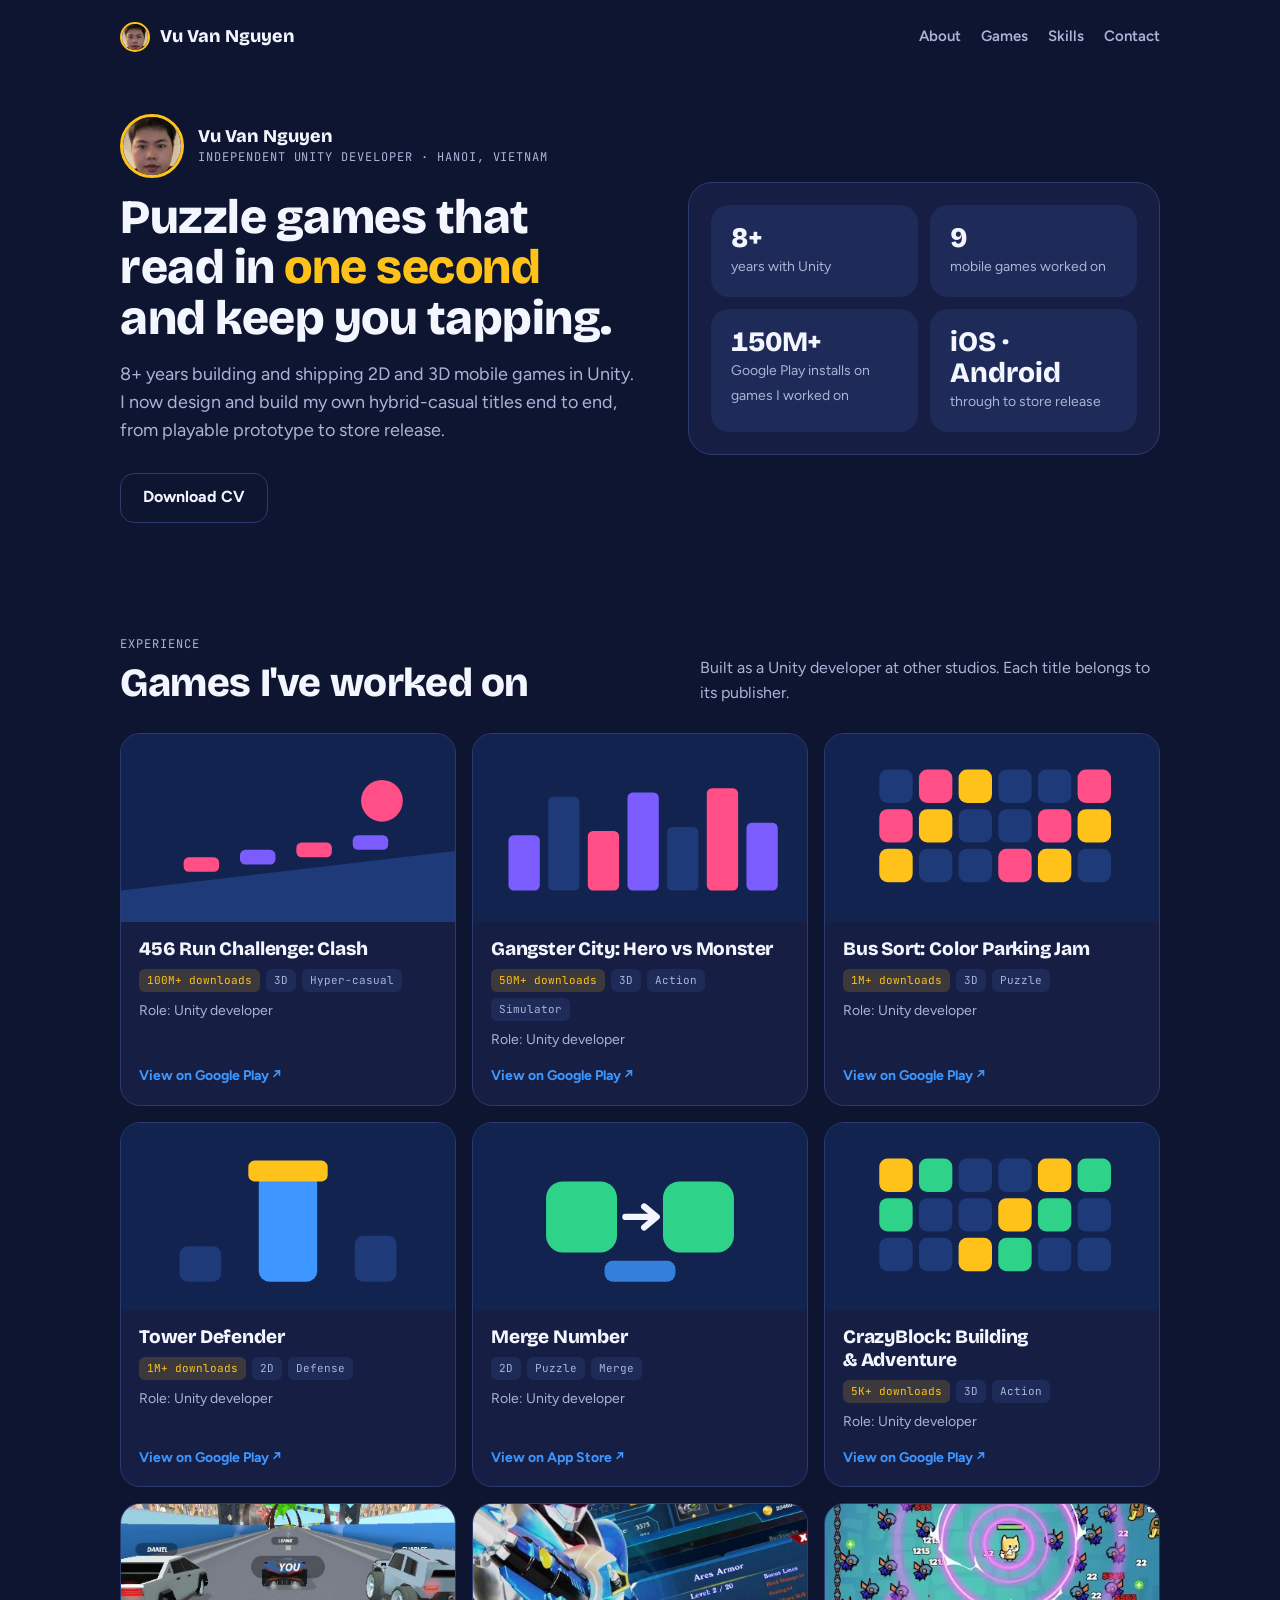
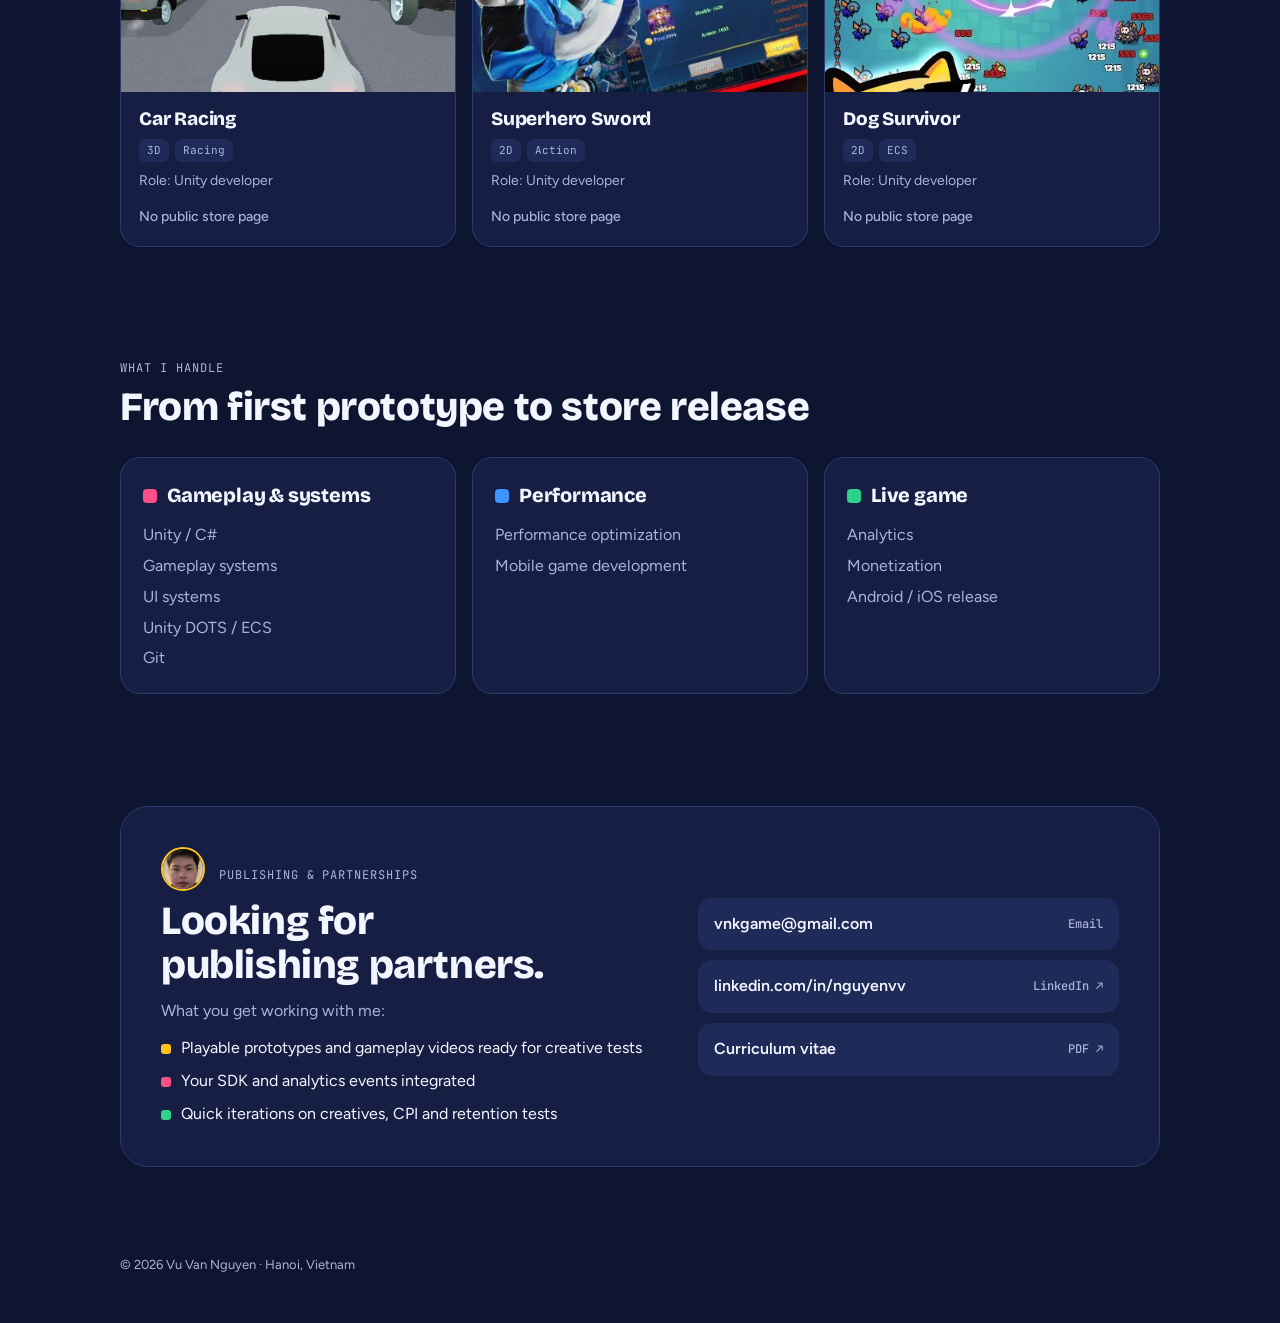
<file: index.html>
<!doctype html>
<html lang="en">
<head>
<meta charset="utf-8">
<meta name="viewport" content="width=device-width, initial-scale=1, viewport-fit=cover">
<title>Vu Van Nguyen</title>
<meta name="description" content="Independent Unity developer from Hanoi building hybrid-casual puzzle games. 8+ years, 9 shipped mobile games, 150M+ Google Play installs on games I worked on.">
<meta name="theme-color" content="#0E1530">
<link rel="icon" href="data:image/svg+xml,%3Csvg xmlns=%27http://www.w3.org/2000/svg%27 viewBox=%270 0 32 32%27%3E%3Crect x=%273%27 y=%273%27 width=%2726%27 height=%2726%27 rx=%277%27 fill=%27%23FF4F86%27/%3E%3Cpath d=%27M9 16h11m-4-5 5 5-5 5%27 stroke=%27white%27 stroke-width=%273%27 fill=%27none%27 stroke-linecap=%27round%27 stroke-linejoin=%27round%27/%3E%3C/svg%3E">
<meta property="og:type" content="website">
<meta property="og:title" content="Vu Van Nguyen">
<meta property="og:description" content="Independent Unity developer building hybrid-casual puzzle games. Game concepts, playable prototypes and shipped titles.">
<meta property="og:url" content="https://vunguyenbg.github.io/portfolio/">
<meta property="og:image" content="https://vunguyenbg.github.io/portfolio/assets/avatar.jpg">
<meta name="twitter:card" content="summary">
<link rel="preconnect" href="https://fonts.googleapis.com">
<link rel="preconnect" href="https://fonts.gstatic.com" crossorigin>
<link rel="stylesheet" href="https://fonts.googleapis.com/css2?family=Bricolage+Grotesque:opsz,wght@12..96,600;12..96,800&family=Figtree:wght@400;500;600;700&family=JetBrains+Mono:wght@500&display=swap">
<link rel="stylesheet" href="assets/site.css">
</head>
<body class="has-actionbar">
<header class="top">
  <div class="wrap">
    <a class="mark" href="#top"><img src="assets/avatar.jpg" alt="" width="30" height="30">Vu Van Nguyen</a>
    <nav class="nav" aria-label="Sections">
      <a href="#featured" id="navFeatured">Featured</a>
      <a href="#concepts" id="navConcepts" hidden>All concepts</a>
      <a href="#about">About</a>
      <a href="#games">Games</a>
      <a href="#skills">Skills</a>
      <a href="#contact">Contact</a>
    </nav>
  </div>
</header>

<main id="top">
  <div class="cp-hero" id="featured">
    <div class="wrap">
      <div class="cp-head">
        <p class="eyebrow" id="fEyebrow">Featured concept</p>
        <h1 id="fName"></h1>
        <p class="lead" id="fLine"></p>
      </div>
      <div class="phone" id="fMedia"></div>
      <div class="cp-meta">
        <div class="chips" id="fChips"></div>
        <div class="cta">
          <a class="btn btn-primary" id="fPlay" href="#">
            <svg aria-hidden="true" width="16" height="16" viewBox="0 0 16 16"><path d="M4 2.5 L13 8 L4 13.5 Z" fill="currentColor"></path></svg>
            Play the prototype
          </a>
          <a class="btn btn-ghost" id="fPitch" href="#">View full pitch</a>
        </div>
        <p class="mail">Contact: <a href="mailto:vnkgame@gmail.com">vnkgame@gmail.com</a></p>
        <a class="byline" href="#about"><img src="assets/avatar.jpg" alt="" width="28" height="28">By <b>Vu Van Nguyen</b> · Unity developer, 8+ years</a>
      </div>
    </div>
  </div>

  <section id="about" class="hero" style="padding-block: 40px 56px;">
    <div class="wrap">
      <div>
        <div class="me"><img class="avatar" src="assets/avatar.jpg" alt="Vu Van Nguyen" width="64" height="64"><div><p class="me-name">Vu Van Nguyen</p><p class="eyebrow">Independent Unity developer · Hanoi, Vietnam</p></div></div>
        <h2 style="font-size: clamp(30px, 4.2vw, 48px); line-height: 1.05; font-weight: 800; margin-top: 14px;">Puzzle games that read in <em style="font-style: normal; color: var(--yellow);">one second</em> and keep you tapping.</h2>
        <p class="lead">8+ years building and shipping 2D and 3D mobile games in Unity. I now design and build my own hybrid-casual titles end to end, from playable prototype to store release.</p>
        <div class="cta">
          <a class="btn btn-ghost" href="https://drive.google.com/file/d/1AQnjB_eqO_epPdv0qfYO_CVVMXGxA_NP/view?usp=drive_link" target="_blank" rel="noopener">Download CV</a>
        </div>
      </div>
      <div class="stats-card" aria-label="Experience in numbers">
        <div class="num"><b>8+</b><span>years with Unity</span></div>
        <div class="num"><b>9</b><span>mobile games worked on</span></div>
        <div class="num"><b>150M+</b><span>Google Play installs on games I worked on</span></div>
        <div class="num"><b>iOS · Android</b><span>through to store release</span></div>
      </div>
    </div>
  </section>

  <section id="concepts" hidden>
    <div class="wrap">
      <div class="sec-head">
        <div>
          <p class="eyebrow">Now building</p>
          <h2>All game concepts</h2>
        </div>
        <p>Original hybrid-casual concepts with playable prototypes. Each one has its own page with gameplay video and pitch.</p>
      </div>
      <div class="concepts" id="conceptsGrid"></div>
    </div>
  </section>

  <section id="games">
    <div class="wrap">
      <div class="sec-head">
        <div>
          <p class="eyebrow">Experience</p>
          <h2>Games I've worked on</h2>
        </div>
        <p>Built as a Unity developer at other studios. Each title belongs to its publisher.</p>
      </div>
      <div class="games" id="gamesGrid"></div>
    </div>
  </section>

  <section id="skills">
    <div class="wrap">
      <div class="sec-head">
        <div>
          <p class="eyebrow">What I handle</p>
          <h2>From first prototype to store release</h2>
        </div>
      </div>
      <div class="skills">
        <div class="skill">
          <h3><i style="background: var(--pink);" aria-hidden="true"></i>Gameplay &amp; systems</h3>
          <ul>
            <li>Unity / C#</li>
            <li>Gameplay systems</li>
            <li>UI systems</li>
            <li>Unity DOTS / ECS</li>
            <li>Git</li>
          </ul>
        </div>
        <div class="skill">
          <h3><i style="background: var(--blue);" aria-hidden="true"></i>Performance</h3>
          <ul>
            <li>Performance optimization</li>
            <li>Mobile game development</li>
          </ul>
        </div>
        <div class="skill">
          <h3><i style="background: var(--green);" aria-hidden="true"></i>Live game</h3>
          <ul>
            <li>Analytics</li>
            <li>Monetization</li>
            <li>Android / iOS release</li>
          </ul>
        </div>
      </div>
    </div>
  </section>

  <section id="contact">
    <div class="wrap">
      <div class="contact">
        <div>
          <div class="me"><img class="avatar small" src="assets/avatar.jpg" alt="" width="44" height="44" aria-hidden="true"><p class="eyebrow">Publishing &amp; partnerships</p></div>
          <h2>Looking for publishing partners.</h2>
          <p>What you get working with me:</p>
          <ul style="margin: 12px 0 0; padding: 0; list-style: none; display: grid; gap: 8px;">
            <li style="display: flex; gap: 10px;"><i aria-hidden="true" style="flex: none; width: 10px; height: 10px; margin-top: 8px; border-radius: 3px; background: var(--yellow);"></i><span>Playable prototypes and gameplay videos ready for creative tests</span></li>
            <li style="display: flex; gap: 10px;"><i aria-hidden="true" style="flex: none; width: 10px; height: 10px; margin-top: 8px; border-radius: 3px; background: var(--pink);"></i><span>Your SDK and analytics events integrated</span></li>
            <li style="display: flex; gap: 10px;"><i aria-hidden="true" style="flex: none; width: 10px; height: 10px; margin-top: 8px; border-radius: 3px; background: var(--green);"></i><span>Quick iterations on creatives, CPI and retention tests</span></li>
          </ul>
        </div>
        <div class="links">
          <a href="mailto:vnkgame@gmail.com"><span>vnkgame@gmail.com</span><small>Email</small></a>
          <a href="https://www.linkedin.com/in/nguyenvv/" target="_blank" rel="noopener"><span>linkedin.com/in/nguyenvv</span><small>LinkedIn ↗</small></a>
          <a href="https://drive.google.com/file/d/1AQnjB_eqO_epPdv0qfYO_CVVMXGxA_NP/view?usp=drive_link" target="_blank" rel="noopener"><span>Curriculum vitae</span><small>PDF ↗</small></a>
        </div>
      </div>
    </div>
  </section>
</main>

<nav class="actionbar" aria-label="Quick actions">
  <a class="btn btn-primary" id="barPlay" href="#featured">Play prototype</a>
  <a class="btn btn-ghost" href="mailto:vnkgame@gmail.com">Email me</a>
</nav>

<footer>
  <div class="wrap">© 2026 Vu Van Nguyen · Hanoi, Vietnam</div>
</footer>

<script src="assets/concepts.js"></script>
<script>
(function () {
  'use strict';
  function esc(t) { return String(t).replace(/&/g, '&amp;').replace(/</g, '&lt;').replace(/"/g, '&quot;'); }

  // ---------- Featured concept + more concepts (from assets/concepts.js) ----------
  var list = (window.CONCEPTS || []).filter(function (c) { return c.listed !== false; });
  var f = list[0];
  if (!f) {
    document.getElementById('featured').hidden = true;
    document.getElementById('navFeatured').hidden = true;
    document.getElementById('barPlay').hidden = true;
  } else {
    var base = f.slug + '/';
    document.getElementById('fEyebrow').textContent = 'Featured concept · ' + f.genre;
    document.getElementById('fName').textContent = f.name;
    document.getElementById('fLine').textContent = f.oneLine;
    document.getElementById('fChips').innerHTML = '<span class="chip ' + esc(f.status) + '">' + esc(f.statusText) + '</span><span class="chip">' + esc(f.date) + '</span>';
    document.getElementById('fMedia').innerHTML = f.video
      ? '<video poster="' + esc(f.poster) + '" autoplay muted loop playsinline preload="metadata" aria-label="' + esc(f.name) + ' gameplay"><source src="' + esc(f.video) + '.webm" type="video/webm"><source src="' + esc(f.video) + '.mp4" type="video/mp4"></video>'
      : '<img src="' + esc(f.poster) + '" alt="' + esc(f.name) + ' gameplay">';
    var play = document.getElementById('fPlay');
    if (f.playable) { play.href = base + 'play/'; document.getElementById('barPlay').href = base + 'play/'; }
    else { play.remove(); document.getElementById('barPlay').textContent = 'View pitch'; document.getElementById('barPlay').href = base; }
    document.getElementById('fPitch').href = base;
    var mail = 'mailto:vnkgame@gmail.com?subject=' + encodeURIComponent(f.name);
    Array.prototype.forEach.call(document.querySelectorAll('#featured .mail a, .actionbar a[href^="mailto"]'), function (a) { a.href = mail; });
    document.title = 'Vu Van Nguyen · ' + f.name;
  }
  var more = list;
  if (more.length) {
    document.getElementById('concepts').hidden = false;
    document.getElementById('navConcepts').hidden = false;
  }
  document.getElementById('conceptsGrid').innerHTML = more.map(function (c) {
    return '<a class="concept" href="' + esc(c.slug) + '/">' +
      '<div class="concept-art"><img src="' + esc(c.poster) + '" alt="' + esc(c.name) + ' gameplay" loading="lazy"></div>' +
      '<div class="concept-body">' +
        '<div class="chips"><span class="chip ' + esc(c.status) + '">' + esc(c.statusText) + '</span><span class="chip">' + esc(c.date) + '</span>' + (c === f ? '<span class="chip live">Featured</span>' : '') + '</div>' +
        '<h3>' + esc(c.name) + '</h3>' +
        '<p class="eyebrow">' + esc(c.genre) + '</p>' +
        '<p>' + esc(c.oneLine) + '</p>' +
        '<span class="go">' + (c.playable ? 'Watch gameplay &amp; play prototype →' : 'View concept →') + '</span>' +
      '</div></a>';
  }).join('');

  // ---------- Games ----------
  var GAMES = [
    { name: '456 Run Challenge: Clash', tags: ['3D', 'Hyper-casual'], url: 'https://play.google.com/store/apps/details?id=com.run.squid.challenges.survival.clash', store: 'Google Play', c: ['#FF4F86', '#7A5CFF'], motif: 'run', shot: 'https://play-lh.googleusercontent.com/llFXZ0K3gb8p_TrE5rk6_mQvdPCA8-PUSdBT78KEFC8sLoJak0kZbVbt7hj0VE9lbdmh8_qprCmR-6_0lGYPVQ=w800-h450', icon: 'https://play-lh.googleusercontent.com/I1GdTYqfg_uZHOWAOIBs4iO656YCZv9_3Y9PioAS8RjiO6HlOzvibZ7BgEd-r8siQ0khq9eVxh2dUoNF9Xyg=w128-h128', dl: '100M+' },
    { name: 'Gangster City: Hero vs Monster', tags: ['3D', 'Action', 'Simulator'], url: 'https://play.google.com/store/apps/details?id=com.real.gangster.crime.city.vegas', store: 'Google Play', c: ['#7A5CFF', '#FF4F86'], motif: 'city', shot: 'https://play-lh.googleusercontent.com/C5zvkperVFT_KPFcsmHZDYXza76aloc3onoKfvxTyydgomoPeWz7JML6Gv-UT6HVRdwfXHJOfKcgd9uzz4NrocM=w800-h450', icon: 'https://play-lh.googleusercontent.com/DI0xRWaM7-tsShMssXofpX1MT5IN-9skcazzk779vE9ELcFvajAja8KsC24MD8CEyv5wsXhCs1q7uk803Df5og=w128-h128', dl: '50M+' },
    { name: 'Bus Sort: Color Parking Jam', tags: ['3D', 'Puzzle'], url: 'https://play.google.com/store/apps/details?id=com.bus.sort.color.car.parkingjam', store: 'Google Play', c: ['#FFC21A', '#FF4F86'], motif: 'grid', shot: 'https://play-lh.googleusercontent.com/GFiJRdaPst3WHYRWmbTMjKxEe66uRl8wbYwMmDZUF3z5Pm-7O3SaZZd9anyCSeyOQMUZWctTtKy5tvtmqcBDyA=w800-h450', icon: 'https://play-lh.googleusercontent.com/qQq2_k7-tuFrYxUuvCrZMQm08tPqpGSa4HQGv_SfvjSTC4h_7b1adg5N5tbJMr4qBNmvGXdRg_7_IC3O-VYPVg=w128-h128', dl: '1M+' },
    { name: 'Tower Defender', tags: ['2D', 'Defense'], url: 'https://play.google.com/store/apps/details?id=com.unimob.castle.defender.heroes', store: 'Google Play', c: ['#3D96FF', '#FFC21A'], motif: 'tower', shot: 'https://play-lh.googleusercontent.com/iel-MbGmeinXR27_2ZjQc5YyjrEWjx7hpwerBqRUK4S6hubSaGTdO4ugaXtQf4QwlG5Sm0iH9uidUw3q7XnZ=w800-h450', icon: 'https://play-lh.googleusercontent.com/5kIZ2VbSDoBVC-FbZcnN7f2pGbv2i3cWxRjvfsOiDWJndKzgVvQLhsf0zrcj_qpcJcWPruv4Ya0Y7HqLpiYU=w128-h128', dl: '1M+' },
    { name: 'Merge Number', tags: ['2D', 'Puzzle', 'Merge'], url: 'https://apps.apple.com/us/app/merge-number-puzzle-game/id1548882354', store: 'App Store', c: ['#2ED389', '#3D96FF'], motif: 'merge', shot: 'https://is1-ssl.mzstatic.com/image/thumb/Purple115/v4/43/cd/73/43cd739f-6a38-25e0-d194-6e05c02ea911/AppIcon-0-0-1x_U007emarketing-0-0-0-7-0-0-sRGB-0-0-0-GLES2_U002c0-512MB-85-220-0-0.png/1200x630wa.jpg' },
    { name: 'CrazyBlock: Building & Adventure', tags: ['3D', 'Action'], url: 'https://play.google.com/store/apps/details?id=com.crazyblock.craft.adventure', store: 'Google Play', c: ['#2ED389', '#FFC21A'], motif: 'grid', shot: 'https://play-lh.googleusercontent.com/2BTPrs46d9sefQsESbe45OXGdfgGROEAZB21fPlI-OeaUsU9jsl33Su3FO-4yguFFtxQcjVknv0oTjPibhqf=w800-h450', icon: 'https://play-lh.googleusercontent.com/GbWyKDX_xeh-h-dlWtw69hrdwaeq3ZvuYOZQPBZr1JnNYbD3wOb1ZBkviMeYwLAKQ44LPRvEYx3QnwQkHMzG=w128-h128', dl: '5K+' },
    { name: 'Car Racing', tags: ['3D', 'Racing'], url: null, c: ['#3D96FF', '#FF4F86'], motif: 'run', shot: 'assets/games/car-racing.jpg' },
    { name: 'Superhero Sword', tags: ['2D', 'Action'], url: null, c: ['#FFC21A', '#7A5CFF'], motif: 'tower', shot: 'assets/games/superhero-sword.jpg' },
    { name: 'Dog Survivor', tags: ['2D', 'ECS'], url: null, c: ['#2ED389', '#FF4F86'], motif: 'merge', shot: 'assets/games/dog-survivor.jpg' }
  ];
  function thumb(g, i) {
    var a = g.c[0], b = g.c[1], s = '';
    s += '<rect width="320" height="180" fill="#13234F"></rect>';
    if (g.motif === 'grid') {
      for (var r = 0; r < 3; r++) for (var c = 0; c < 6; c++) {
        var on = (r * 7 + c * 3 + i) % 4;
        s += '<rect x="' + (52 + c * 38) + '" y="' + (34 + r * 38) + '" width="32" height="32" rx="8" fill="' + (on === 0 ? a : on === 1 ? b : '#1E3A78') + '"></rect>';
      }
    } else if (g.motif === 'merge') {
      s += '<rect x="70" y="56" width="68" height="68" rx="16" fill="' + a + '"></rect><rect x="182" y="56" width="68" height="68" rx="16" fill="' + a + '"></rect>';
      s += '<path d="M146 90 H174" stroke="#F4F6FF" stroke-width="6" stroke-linecap="round"></path><path d="M164 80 L176 90 L164 100" fill="none" stroke="#F4F6FF" stroke-width="6" stroke-linecap="round" stroke-linejoin="round"></path>';
      s += '<rect x="126" y="132" width="68" height="20" rx="8" fill="' + b + '" opacity="0.8"></rect>';
    } else if (g.motif === 'run') {
      s += '<path d="M0 150 L320 112 L320 180 L0 180 Z" fill="#1E3A78"></path>';
      for (var k = 0; k < 4; k++) s += '<rect x="' + (60 + k * 54) + '" y="' + (118 - k * 7) + '" width="34" height="14" rx="5" fill="' + (k % 2 ? b : a) + '"></rect>';
      s += '<circle cx="250" cy="64" r="20" fill="' + a + '"></circle>';
    } else if (g.motif === 'tower') {
      s += '<rect x="132" y="48" width="56" height="104" rx="10" fill="' + a + '"></rect><rect x="122" y="36" width="76" height="20" rx="6" fill="' + b + '"></rect>';
      s += '<rect x="56" y="118" width="40" height="34" rx="8" fill="#1E3A78"></rect><rect x="224" y="108" width="40" height="44" rx="8" fill="#1E3A78"></rect>';
    } else {
      for (var t = 0; t < 7; t++) { var h = 40 + ((t * 37 + i * 13) % 70); s += '<rect x="' + (34 + t * 38) + '" y="' + (150 - h) + '" width="30" height="' + h + '" rx="5" fill="' + (t % 3 === 0 ? a : t % 3 === 1 ? '#1E3A78' : b) + '"></rect>'; }
    }
    return '<svg viewBox="0 0 320 180" preserveAspectRatio="xMidYMid slice" aria-hidden="true">' + s + '</svg>';
  }
  var grid = document.getElementById('gamesGrid');
  grid.innerHTML = GAMES.map(function (g, i) {
    var link = g.url
      ? '<a class="store" href="' + g.url + '" target="_blank" rel="noopener">View on ' + g.store + ' ↗</a>'
      : '<span class="store none">No public store page</span>';
    var media = '';
    if (g.shot) media += '<img class="shot' + (/mzstatic/.test(g.shot) ? ' contain' : '') + '" src="' + g.shot + '" alt="" loading="lazy" referrerpolicy="no-referrer" onerror="this.remove()">';
    if (g.icon) media += '<img class="icon' + (g.shot ? '' : ' solo') + '" src="' + g.icon + '" alt="' + g.name.replace(/&/g, '&amp;').replace(/"/g, '&quot;') + ' icon" loading="lazy" referrerpolicy="no-referrer" onerror="this.remove()">';
    return '<article class="game"><div class="thumb">' + thumb(g, i) + media + '</div><div class="game-body">' +
      '<h3>' + g.name.replace(/&/g, '&amp;') + '</h3>' +
      '<div class="tags">' + (g.dl ? '<span class="tag dl">' + g.dl + ' downloads</span>' : '') + g.tags.map(function (t) { return '<span class="tag">' + t + '</span>'; }).join('') + '</div>' +
      '<p class="role">Role: Unity developer</p>' + link + '</div></article>';
  }).join('');

})();
</script>
</body>
</html>
</file>
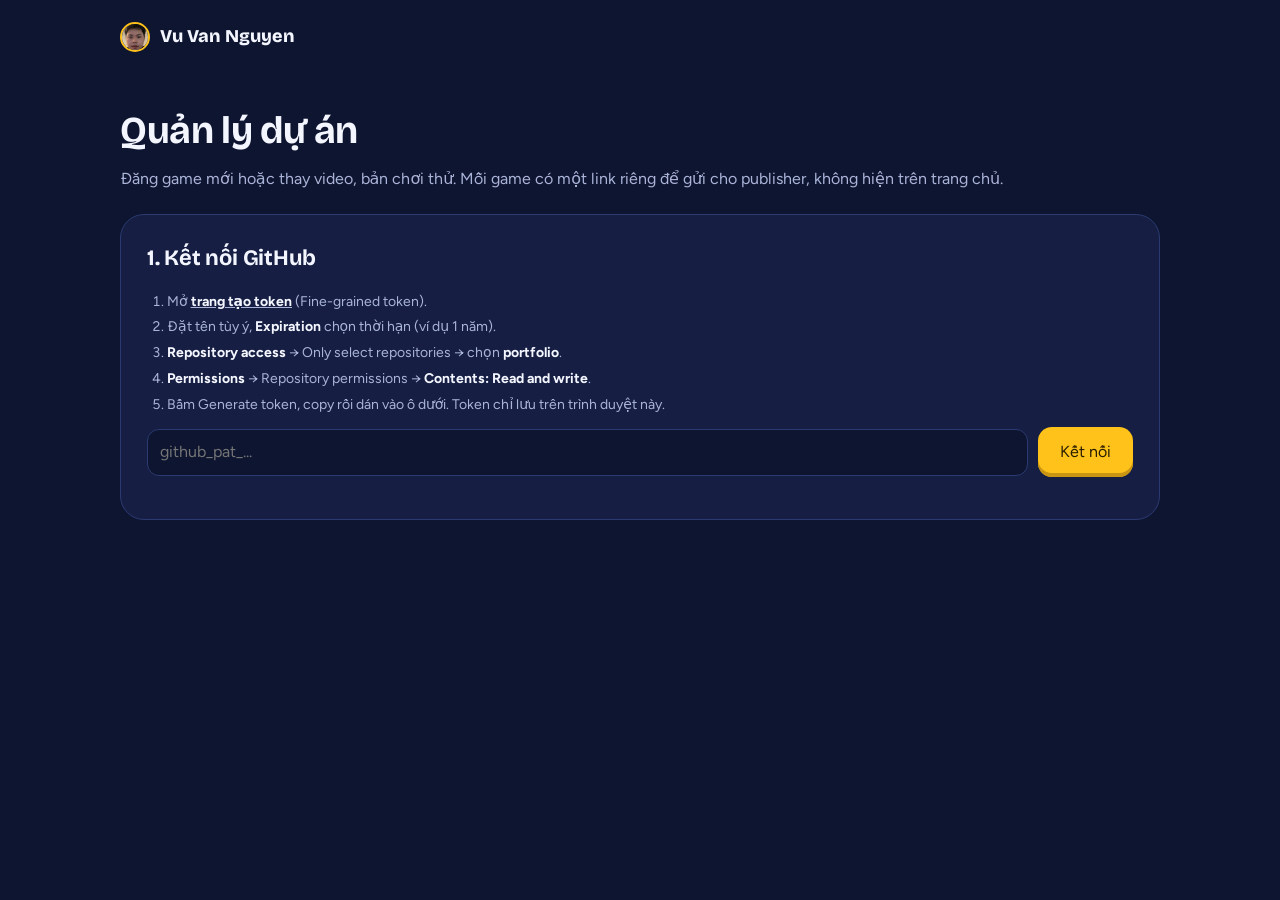
<file: admin/index.html>
<!doctype html>
<html lang="vi">
<head>
<meta charset="utf-8">
<meta name="viewport" content="width=device-width, initial-scale=1, viewport-fit=cover">
<title>Quản lý dự án · Portfolio</title>
<meta name="robots" content="noindex, nofollow">
<meta name="theme-color" content="#0E1530">
<link rel="preconnect" href="https://fonts.googleapis.com">
<link rel="preconnect" href="https://fonts.gstatic.com" crossorigin>
<link rel="stylesheet" href="https://fonts.googleapis.com/css2?family=Bricolage+Grotesque:opsz,wght@12..96,600;12..96,800&family=Figtree:wght@400;500;600;700&family=JetBrains+Mono:wght@500&display=swap">
<link rel="stylesheet" href="../assets/site.css">
<style>
/* Trang quản trị riêng: chỉ chủ repo dùng, cần GitHub token mới đăng được. */
main.ad { padding-block: 28px 80px; display: flex; flex-direction: column; gap: 22px; }
.ad h1 { font-size: clamp(28px, 4vw, 38px); }
.ad h2 { font-size: 22px; }
.ad .sub { color: var(--muted); margin-top: 6px; }
.ad .panel { display: flex; flex-direction: column; gap: 16px; }
.ad label { display: flex; flex-direction: column; gap: 6px; font-weight: 600; font-size: 14px; }
.ad label small { font-weight: 400; color: var(--muted); }
.ad input[type=text], .ad input[type=password], .ad input[type=number], .ad textarea, .ad select {
  font: inherit; font-weight: 400; color: var(--ink); background: var(--bg);
  border: 1.5px solid var(--line); border-radius: 12px; padding: 10px 12px; width: 100%;
}
.ad textarea { min-height: 64px; resize: vertical; }
.ad input:focus, .ad textarea:focus, .ad select:focus { outline: none; border-color: var(--yellow); }
.ad input[type=file] { font: inherit; font-weight: 400; color: var(--muted); }
.grid2 { display: grid; grid-template-columns: repeat(2, minmax(0, 1fr)); gap: 14px; }
@media (max-width: 640px) { .grid2 { grid-template-columns: minmax(0, 1fr); } }
.row { display: flex; gap: 10px; flex-wrap: wrap; align-items: center; }
.ad button { font: inherit; cursor: pointer; border: 0; }
.ad .btn { border: 0; }
.small-btn { font-size: 14px; font-weight: 700; padding: 7px 12px; border-radius: 10px; background: var(--surface-2); color: var(--ink); }
.small-btn:hover { background: var(--line); }
.status { font-size: 14px; color: var(--muted); }
.status.ok { color: var(--green); }
.status.err { color: var(--pink); }
.proj { display: flex; justify-content: space-between; gap: 12px; align-items: center; padding: 12px 0; border-top: 1px solid var(--line); flex-wrap: wrap; }
.proj:first-child { border-top: 0; }
.proj b { display: block; }
.proj code { font-family: var(--font-mono); font-size: 12px; color: var(--muted); word-break: break-all; }
details summary { cursor: pointer; font-weight: 700; }
details[open] summary { margin-bottom: 12px; }
fieldset { border: 1px solid var(--line); border-radius: 16px; padding: 16px; margin: 0; display: flex; flex-direction: column; gap: 14px; }
legend { font-weight: 700; padding: 0 6px; }
.tip { font-size: 14px; color: var(--muted); background: var(--surface-2); border-radius: 12px; padding: 10px 12px; }
.tip b { color: var(--ink); }
.bar { height: 10px; border-radius: 999px; background: var(--surface-2); overflow: hidden; }
.bar i { display: block; height: 100%; width: 0; background: var(--green); transition: width 0.2s; }
.result { background: rgba(46,211,137,0.12); border: 1px solid rgba(46,211,137,0.4); border-radius: 16px; padding: 16px; display: flex; flex-direction: column; gap: 10px; }
.result a { word-break: break-all; font-weight: 700; color: var(--green); }
ol.how { margin: 0; padding-left: 20px; color: var(--muted); font-size: 14px; display: flex; flex-direction: column; gap: 4px; }
ol.how b { color: var(--ink); }
</style>
</head>
<body>
<header class="top">
  <div class="wrap">
    <a class="mark" href="../"><img src="../assets/avatar.jpg" alt="" width="30" height="30">Vu Van Nguyen</a>
  </div>
</header>

<main class="ad wrap">
  <div>
    <h1>Quản lý dự án</h1>
    <p class="sub">Đăng game mới hoặc thay video, bản chơi thử. Mỗi game có một link riêng để gửi cho publisher, không hiện trên trang chủ.</p>
  </div>

  <!-- 1. Kết nối -->
  <section class="panel" id="connectBox">
    <h2>1. Kết nối GitHub</h2>
    <div id="tokenForm">
      <ol class="how">
        <li>Mở <a href="https://github.com/settings/personal-access-tokens/new" target="_blank" rel="noopener"><b>trang tạo token</b></a> (Fine-grained token).</li>
        <li>Đặt tên tùy ý, <b>Expiration</b> chọn thời hạn (ví dụ 1 năm).</li>
        <li><b>Repository access</b> → Only select repositories → chọn <b>portfolio</b>.</li>
        <li><b>Permissions</b> → Repository permissions → <b>Contents: Read and write</b>.</li>
        <li>Bấm Generate token, copy rồi dán vào ô dưới. Token chỉ lưu trên trình duyệt này.</li>
      </ol>
      <div class="row" style="margin-top: 12px;">
        <input type="password" id="token" placeholder="github_pat_..." autocomplete="off" style="flex: 1; min-width: 220px;">
        <button class="btn btn-primary" id="saveToken" type="button">Kết nối</button>
      </div>
    </div>
    <div class="row" id="tokenOk" hidden>
      <span class="status ok" id="whoami">Đã kết nối</span>
      <button class="small-btn" type="button" id="forget">Đổi token</button>
    </div>
    <p class="status" id="connStatus" role="status"></p>
  </section>

  <!-- 2. Danh sách -->
  <section class="panel" id="listBox" hidden>
    <div class="row" style="justify-content: space-between;">
      <h2>2. Dự án đã đăng</h2>
      <button class="small-btn" type="button" id="newBtn">+ Dự án mới</button>
    </div>
    <div id="projList"><p class="status">Đang tải…</p></div>
  </section>

  <!-- 3. Form -->
  <section class="panel" id="formBox" hidden>
    <h2 id="formTitle">3. Dự án mới</h2>
    <p class="status" id="formNote"></p>
    <form id="form" autocomplete="off">
      <div style="display: flex; flex-direction: column; gap: 16px;">
        <fieldset id="infoSet">
          <legend>Thông tin game (tiếng Anh, publisher sẽ đọc)</legend>
          <div class="grid2">
            <label>Tên game *<input type="text" id="f_name" required placeholder="Penguin Slide"></label>
            <label>Thể loại<input type="text" id="f_genre" placeholder="Hybrid-casual puzzle"></label>
          </div>
          <label>Mô tả 1 câu *<small>Người chơi làm gì, điều gì xảy ra.</small><textarea id="f_oneLine" required placeholder="Tap a penguin to belly-slide it and knock every penguin in its path into the sea."></textarea></label>
          <label>Ghi chú bản demo<small>Hiện ngay dưới mô tả. Để trống nếu không cần.</small><input type="text" id="f_note" placeholder="Early web prototype to test the mechanic. Placeholder art, no sound yet. The production build will be made in Unity."></label>
          <div class="grid2">
            <label>Trạng thái
              <select id="f_status">
                <option value="pitching">Pitching to publishers</option>
                <option value="dev">In development</option>
                <option value="paused">Early prototype</option>
              </select>
            </label>
            <label>Số màn trong bản chơi thử<input type="number" id="f_levels" min="0" placeholder="7"></label>
          </div>
          <details>
            <summary>Cách chơi (không bắt buộc)</summary>
            <div style="display: flex; flex-direction: column; gap: 14px;">
              <label>Điểm khác biệt trong 1 câu<input type="text" id="f_diffTitle" placeholder="A blocked piece is not a dead end"></label>
              <label>So với game cùng dòng<textarea id="f_diffText"></textarea></label>
              <div class="grid2"><label>Bước 1<input type="text" id="f_s1t" placeholder="Tap"></label><label>Mô tả<input type="text" id="f_s1d"></label></div>
              <div class="grid2"><label>Bước 2<input type="text" id="f_s2t"></label><label>Mô tả<input type="text" id="f_s2d"></label></div>
              <div class="grid2"><label>Bước 3<input type="text" id="f_s3t"></label><label>Mô tả<input type="text" id="f_s3d"></label></div>
            </div>
          </details>
          <details>
            <summary>Pitch (không bắt buộc)</summary>
            <div style="display: flex; flex-direction: column; gap: 14px;">
              <label>Market<textarea id="f_market"></textarea></label>
              <label>Hook<textarea id="f_hook"></textarea></label>
              <label>Ad creative<textarea id="f_ad"></textarea></label>
              <label>Monetization<textarea id="f_monet"></textarea></label>
              <label>Status<textarea id="f_statusFact"></textarea></label>
            </div>
          </details>
        </fieldset>

        <fieldset>
          <legend>Video gameplay</legend>
          <label>File video .mp4 <small id="videoHint">Quay dọc 9:16. Ảnh bìa tự lấy từ video.</small><input type="file" id="f_video" accept="video/mp4"></label>
        </fieldset>

        <fieldset>
          <legend>Bản chơi thử</legend>
          <label>Chọn cả thư mục build <small>Thư mục có file index.html (Unity WebGL build hoặc game HTML).</small><input type="file" id="f_playDir" webkitdirectory multiple></label>
          <label>Hoặc chỉ 1 file .html<input type="file" id="f_playFile" accept=".html,text/html"></label>
          <p class="tip"><b>Unity WebGL:</b> Player Settings → Publishing Settings → <b>Compression Format: Disabled</b> (hoặc bật <b>Decompression Fallback</b>). GitHub Pages không chạy được bản nén Brotli/Gzip mặc định.</p>
          <p class="status" id="playInfo"></p>
        </fieldset>

        <label id="regenRow" class="row" style="flex-direction: row; gap: 8px;" hidden><input type="checkbox" id="f_regen"> Tạo lại trang giới thiệu từ thông tin ở trên (trang này được làm thủ công trước đây; bỏ chọn thì chỉ thay video / bản chơi)</label>

        <div class="row">
          <button class="btn btn-primary" type="submit" id="submitBtn">Đăng lên portfolio</button>
          <button class="small-btn" type="button" id="cancelBtn">Hủy</button>
        </div>
        <div id="progress" hidden>
          <div class="bar"><i id="barFill"></i></div>
          <p class="status" id="progText" role="status" style="margin-top: 6px;"></p>
        </div>
        <div class="result" id="result" hidden>
          <b>Đã đăng xong. GitHub cần khoảng 1–2 phút để cập nhật trang.</b>
          <a id="resultLink" href="#" target="_blank" rel="noopener"></a>
          <div class="row"><button class="small-btn" type="button" id="copyResult">Copy link</button></div>
        </div>
      </div>
    </form>
  </section>
</main>

<script>
(function () {
  'use strict';
  var OWNER = 'vunguyenbg', REPO = 'portfolio', BRANCH = 'main';
  var SITE = 'https://vunguyenbg.github.io/portfolio/';
  var API = 'https://api.github.com/repos/' + OWNER + '/' + REPO;
  var $ = function (id) { return document.getElementById(id); };
  var token = '';
  try { token = localStorage.getItem('pf-admin-token') || ''; } catch (e) {}
  var editing = null; // { slug, data, legacy }

  // ---------- GitHub API ----------
  function api(path, opts) {
    opts = opts || {};
    var headers = { 'Authorization': 'Bearer ' + token, 'Accept': 'application/vnd.github+json' };
    if (opts.body) headers['Content-Type'] = 'application/json';
    return fetch(path.indexOf('http') === 0 ? path : API + path, {
      method: opts.method || 'GET', headers: headers, body: opts.body ? JSON.stringify(opts.body) : undefined, cache: 'no-store'
    }).then(function (r) {
      if (r.status === 404 && opts.allow404) return null;
      if (!r.ok) return r.text().then(function (t) {
        var msg = t; try { msg = JSON.parse(t).message; } catch (e) {}
        throw new Error(r.status + ': ' + msg);
      });
      return r.status === 204 ? null : r.json();
    });
  }
  function b64ToText(b64) {
    var bin = atob(b64.replace(/\n/g, ''));
    var bytes = new Uint8Array(bin.length);
    for (var i = 0; i < bin.length; i++) bytes[i] = bin.charCodeAt(i);
    return new TextDecoder().decode(bytes);
  }
  function blobToB64(blob) {
    return new Promise(function (res, rej) {
      var fr = new FileReader();
      fr.onload = function () { var s = String(fr.result); res(s.slice(s.indexOf(',') + 1)); };
      fr.onerror = function () { rej(fr.error); };
      fr.readAsDataURL(blob);
    });
  }

  // Commit many files (and deletions) in one go
  function commitFiles(files, deletes, message, onProgress) {
    var refSha, baseTree, entries = [];
    return api('/git/ref/heads/' + BRANCH).then(function (ref) {
      refSha = ref.object.sha;
      return api('/git/commits/' + refSha);
    }).then(function (c) {
      baseTree = c.tree.sha;
      var done = 0, total = files.reduce(function (s, f) { return s + f.blob.size; }, 0) || 1, sent = 0;
      var queue = files.slice();
      function worker() {
        var f = queue.shift();
        if (!f) return Promise.resolve();
        return blobToB64(f.blob).then(function (b64) {
          return api('/git/blobs', { method: 'POST', body: { content: b64, encoding: 'base64' } });
        }).then(function (b) {
          entries.push({ path: f.path, mode: '100644', type: 'blob', sha: b.sha });
          done++; sent += f.blob.size;
          onProgress(sent / total, 'Đang tải lên ' + done + '/' + files.length + ' file');
          return worker();
        });
      }
      return Promise.all([worker(), worker(), worker()]);
    }).then(function () {
      var written = {};
      entries.forEach(function (e) { written[e.path] = 1; });
      deletes.forEach(function (p) { if (!written[p]) entries.push({ path: p, mode: '100644', type: 'blob', sha: null }); });
      onProgress(1, 'Đang lưu…');
      return api('/git/trees', { method: 'POST', body: { base_tree: baseTree, tree: entries } });
    }).then(function (tree) {
      return api('/git/commits', { method: 'POST', body: { message: message, tree: tree.sha, parents: [refSha] } });
    }).then(function (commit) {
      return api('/git/refs/heads/' + BRANCH, { method: 'PATCH', body: { sha: commit.sha } });
    });
  }
  function listTree() {
    return api('/git/trees/' + BRANCH + '?recursive=1').then(function (t) { return t.tree.filter(function (e) { return e.type === 'blob'; }).map(function (e) { return e.path; }); });
  }

  // ---------- Connect ----------
  function connect() {
    if (!token) { $('tokenForm').hidden = false; $('tokenOk').hidden = true; return; }
    $('connStatus').className = 'status'; $('connStatus').textContent = 'Đang kiểm tra token…';
    api('').then(function (repo) {
      if (!repo.permissions || !repo.permissions.push) throw new Error('Token chưa có quyền ghi (Contents: Read and write).');
      $('connStatus').textContent = '';
      $('tokenForm').hidden = true; $('tokenOk').hidden = false;
      $('whoami').textContent = 'Đã kết nối repo ' + repo.full_name;
      $('listBox').hidden = false;
      loadProjects();
    }).catch(function (e) {
      $('tokenForm').hidden = false; $('tokenOk').hidden = true;
      $('connStatus').className = 'status err';
      $('connStatus').textContent = 'Không kết nối được: ' + e.message;
    });
  }
  $('saveToken').addEventListener('click', function () {
    token = $('token').value.trim();
    try { localStorage.setItem('pf-admin-token', token); } catch (e) {}
    connect();
  });
  $('forget').addEventListener('click', function () {
    token = ''; try { localStorage.removeItem('pf-admin-token'); } catch (e) {}
    $('token').value = ''; $('listBox').hidden = true; $('formBox').hidden = true;
    connect();
  });

  // ---------- Project list ----------
  var projects = [];
  function loadProjects() {
    $('projList').innerHTML = '<p class="status">Đang tải…</p>';
    api('/contents/p?ref=' + BRANCH, { allow404: true }).then(function (items) {
      var dirs = (items || []).filter(function (i) { return i.type === 'dir'; });
      return Promise.all(dirs.map(function (d) {
        return api('/contents/p/' + d.name + '/project.json?ref=' + BRANCH, { allow404: true }).then(function (f) {
          var data = null;
          if (f && f.content) { try { data = JSON.parse(b64ToText(f.content)); } catch (e) {} }
          return { slug: d.name, data: data };
        });
      }));
    }).then(function (list) {
      projects = list;
      if (!list.length) { $('projList').innerHTML = '<p class="status">Chưa có dự án nào.</p>'; return; }
      $('projList').innerHTML = '';
      list.forEach(function (p) {
        var url = SITE + 'p/' + p.slug + '/';
        var row = document.createElement('div');
        row.className = 'proj';
        var name = p.data && p.data.name ? p.data.name : p.slug.replace(/-[a-z0-9]{6}$/, '').replace(/-/g, ' ');
        row.innerHTML = '<div><b></b><code></code></div><div class="row"><a class="small-btn" target="_blank" rel="noopener">Mở</a><button class="small-btn" type="button" data-copy>Copy link</button><button class="small-btn" type="button" data-edit>Sửa</button></div>';
        row.querySelector('b').textContent = name;
        row.querySelector('code').textContent = url;
        row.querySelector('a').href = url;
        row.querySelector('[data-copy]').addEventListener('click', function (e) { copy(url, e.target); });
        row.querySelector('[data-edit]').addEventListener('click', function () { openForm(p); });
        $('projList').appendChild(row);
      });
    }).catch(function (e) {
      $('projList').innerHTML = '';
      var p = document.createElement('p'); p.className = 'status err'; p.textContent = 'Lỗi tải danh sách: ' + e.message;
      $('projList').appendChild(p);
    });
  }
  function copy(text, btn) {
    var done = function () { var t = btn.textContent; btn.textContent = 'Đã copy'; setTimeout(function () { btn.textContent = t; }, 1400); };
    if (navigator.clipboard) navigator.clipboard.writeText(text).then(done, function () { prompt('Copy link:', text); });
    else prompt('Copy link:', text);
  }

  // ---------- Form ----------
  var FIELDS = ['name', 'genre', 'oneLine', 'note', 'status', 'levels', 'diffTitle', 'diffText', 's1t', 's1d', 's2t', 's2d', 's3t', 's3d', 'market', 'hook', 'ad', 'monet', 'statusFact'];
  function openForm(p) {
    editing = p || null;
    $('form').reset();
    $('result').hidden = true; $('progress').hidden = true;
    $('playInfo').textContent = '';
    var legacy = !!(p && !p.data);
    $('formTitle').textContent = p ? '3. Sửa: ' + (p.data ? p.data.name : p.slug) : '3. Dự án mới';
    $('formNote').textContent = p ? 'Để trống video hoặc bản chơi thử nếu không muốn thay.' : 'Cần ít nhất video hoặc bản chơi thử.';
    $('regenRow').hidden = !legacy;
    $('f_regen').checked = false;
    setInfoRequired(!legacy);
    if (p && p.data) FIELDS.forEach(function (k) { var el = $('f_' + k); if (el && p.data[k] !== undefined) el.value = p.data[k]; });
    $('formBox').hidden = false;
    $('formBox').scrollIntoView({ behavior: 'smooth', block: 'start' });
  }
  function setInfoRequired(on) {
    $('infoSet').hidden = !on;
    $('f_name').required = on; $('f_oneLine').required = on;
  }
  $('f_regen').addEventListener('change', function () { setInfoRequired(this.checked); });
  $('newBtn').addEventListener('click', function () { openForm(null); });
  $('cancelBtn').addEventListener('click', function () { $('formBox').hidden = true; editing = null; });

  function playFiles() {
    var dir = Array.prototype.slice.call($('f_playDir').files || []);
    var single = $('f_playFile').files && $('f_playFile').files[0];
    if (dir.length) {
      var paths = dir.map(function (f) { return (f.webkitRelativePath || f.name).split('/').slice(1).join('/'); });
      var idx = paths.indexOf('index.html');
      var prefix = '';
      if (idx < 0) {
        var nested = paths.filter(function (p) { return /(^|\/)index\.html$/.test(p); }).sort(function (a, b) { return a.length - b.length; })[0];
        if (!nested) throw new Error('Thư mục bản chơi thử không có file index.html.');
        prefix = nested.slice(0, nested.length - 'index.html'.length);
      }
      var out = [];
      dir.forEach(function (f, i) {
        var p = paths[i];
        if (prefix && p.indexOf(prefix) !== 0) return;
        p = p.slice(prefix.length);
        if (!p || /(^|\/)\.(DS_Store|git)/.test(p) || /Thumbs\.db$/.test(p)) return;
        out.push({ path: 'play/' + p, blob: f });
      });
      return out;
    }
    if (single) return [{ path: 'play/index.html', blob: single }];
    return null;
  }
  function updatePlayInfo() {
    try {
      var f = playFiles();
      if (!f) { $('playInfo').textContent = ''; return; }
      var mb = f.reduce(function (s, x) { return s + x.blob.size; }, 0) / 1048576;
      $('playInfo').className = 'status ok';
      $('playInfo').textContent = f.length + ' file, ' + (mb < 1 ? Math.max(1, Math.round(mb * 1024)) + ' KB' : mb.toFixed(1) + ' MB');
      var big = f.filter(function (x) { return x.blob.size > 95 * 1048576; })[0];
      if (big) { $('playInfo').className = 'status err'; $('playInfo').textContent = 'File ' + big.path + ' quá 95 MB, GitHub không nhận.'; }
    } catch (e) { $('playInfo').className = 'status err'; $('playInfo').textContent = e.message; }
  }
  $('f_playDir').addEventListener('change', function () { $('f_playFile').value = ''; updatePlayInfo(); });
  $('f_playFile').addEventListener('change', function () { $('f_playDir').value = ''; updatePlayInfo(); });

  // ---------- Poster + share image from the video ----------
  function grabFrames(file) {
    return new Promise(function (res, rej) {
      var v = document.createElement('video');
      v.muted = true; v.playsInline = true; v.preload = 'auto';
      var url = URL.createObjectURL(file);
      v.src = url;
      v.onerror = function () { rej(new Error('Không đọc được video. Hãy dùng file .mp4 (H.264).')); };
      v.onloadedmetadata = function () { v.currentTime = Math.min(1.2, (v.duration || 2) / 3); };
      v.onseeked = function () {
        var w = v.videoWidth, h = v.videoHeight;
        var pw = Math.min(720, w), ph = Math.round(h * pw / w);
        var pc = document.createElement('canvas'); pc.width = pw; pc.height = ph;
        pc.getContext('2d').drawImage(v, 0, 0, pw, ph);
        var oc = document.createElement('canvas'); oc.width = 1200; oc.height = 630;
        var g = oc.getContext('2d');
        g.fillStyle = '#0E1530'; g.fillRect(0, 0, 1200, 630);
        var sh = 630, sw = Math.round(w * sh / h);
        if (sw > 600) { sw = 600; sh = Math.round(h * sw / w); }
        g.drawImage(v, 1200 - sw - 60, (630 - sh) / 2, sw, sh);
        var name = ($('f_name').value || (editing && editing.data && editing.data.name) || '').trim();
        g.fillStyle = '#FFC21A'; g.font = '600 24px "JetBrains Mono", monospace';
        g.fillText('GAME CONCEPT', 60, 250);
        g.fillStyle = '#F4F6FF'; g.font = '800 64px "Bricolage Grotesque", sans-serif';
        wrapText(g, name, 60, 330, 1200 - sw - 160, 70);
        g.fillStyle = '#AAB4D8'; g.font = '500 26px "Figtree", sans-serif';
        g.fillText('Vu Van Nguyen · Unity developer', 60, 560);
        Promise.all([toBlob(pc), toBlob(oc)]).then(function (b) { URL.revokeObjectURL(url); res({ poster: b[0], og: b[1] }); }, rej);
      };
    });
  }
  function toBlob(c) { return new Promise(function (r) { c.toBlob(r, 'image/jpeg', 0.86); }); }
  function wrapText(g, text, x, y, maxW, lh) {
    var words = text.split(/\s+/), line = '';
    words.forEach(function (w) {
      var t = line ? line + ' ' + w : w;
      if (g.measureText(t).width > maxW && line) { g.fillText(line, x, y); y += lh; line = w; } else line = t;
    });
    if (line) g.fillText(line, x, y);
  }

  // ---------- Pitch page ----------
  function esc(s) { return String(s == null ? '' : s).replace(/[&<>"']/g, function (c) { return { '&': '&amp;', '<': '&lt;', '>': '&gt;', '"': '&quot;', "'": '&#39;' }[c]; }); }
  var STATUS = { pitching: ['pitching', 'Pitching to publishers'], dev: ['dev', 'In development'], paused: ['paused', 'Early prototype'] };
  function buildPage(d, slug) {
    var st = STATUS[d.status] || STATUS.pitching;
    var url = SITE + 'p/' + slug + '/';
    var steps = [[d.s1t, d.s1d], [d.s2t, d.s2d], [d.s3t, d.s3d]].filter(function (s) { return s[0] || s[1]; });
    var facts = [['Market', d.market], ['Hook', d.hook], ['Ad creative', d.ad], ['Monetization', d.monet], ['Status', d.statusFact]].filter(function (f) { return f[1]; });
    var hasHow = steps.length || d.diffTitle || d.diffText;
    var play = d.hasPlay, video = d.hasVideo;
    var mailSubj = encodeURIComponent(d.name);
    var levels = parseInt(d.levels, 10);
    var chips = '<span class="chip ' + st[0] + '">' + st[1] + '</span>' +
      (play ? '<span class="chip live">Playable prototype' + (levels > 0 ? ' · ' + levels + ' levels' : '') + '</span>' : '') +
      (d.genre ? '<span class="chip">' + esc(d.genre) + '</span>' : '');
    var h = [];
    h.push('<!doctype html>\n<html lang="en">\n<head>\n<meta charset="utf-8">\n<meta name="viewport" content="width=device-width, initial-scale=1, viewport-fit=cover">');
    h.push('<title>' + esc(d.name) + ' · Vu Van Nguyen</title>');
    h.push('<meta name="description" content="' + esc(d.name) + ': ' + esc(d.oneLine) + '">');
    h.push('<meta name="robots" content="noindex, nofollow">\n<meta name="theme-color" content="#0E1530">');
    h.push('<meta property="og:type" content="website">\n<meta property="og:title" content="' + esc(d.name) + '">\n<meta property="og:description" content="' + esc(d.oneLine) + '">');
    h.push('<meta property="og:url" content="' + url + '">');
    if (video) h.push('<meta property="og:image" content="' + url + 'media/og.jpg">\n<meta name="twitter:card" content="summary_large_image">');
    h.push('<link rel="preconnect" href="https://fonts.googleapis.com">\n<link rel="preconnect" href="https://fonts.gstatic.com" crossorigin>');
    h.push('<link rel="stylesheet" href="https://fonts.googleapis.com/css2?family=Bricolage+Grotesque:opsz,wght@12..96,600;12..96,800&family=Figtree:wght@400;500;600;700&family=JetBrains+Mono:wght@500&display=swap">');
    h.push('<link rel="stylesheet" href="../../assets/site.css">\n</head>\n<body class="has-actionbar">');
    h.push('<header class="top">\n  <div class="wrap">\n    <a class="mark" href="../../"><img src="../../assets/avatar.jpg" alt="" width="30" height="30">Vu Van Nguyen</a>\n    <nav class="nav" aria-label="Sections">' +
      (hasHow ? '\n      <a href="#how">How it plays</a>' : '') + (facts.length ? '\n      <a href="#pitch">Pitch</a>' : '') + '\n      <a href="#contact">Contact</a>\n    </nav>\n  </div>\n</header>');
    h.push('<main>\n  <div class="cp-hero">\n    <div class="wrap">\n      <div class="cp-head">\n        <a class="back" href="../../">← Vu Van Nguyen · Portfolio</a>');
    h.push('        <p class="eyebrow" style="margin-top: 18px;">Game concept' + (d.genre ? ' · ' + esc(d.genre) : '') + '</p>\n        <h1>' + esc(d.name) + '</h1>\n        <p class="lead">' + esc(d.oneLine) + '</p>' + (d.note ? '\n        <p class="note-demo" style="margin-top: 14px; font-size: 14px; color: var(--muted); border-left: 3px solid var(--yellow); padding-left: 10px;">' + esc(d.note) + '</p>' : '') + '\n      </div>');
    h.push('      <div class="cp-meta">\n        <div class="chips">' + chips + '</div>\n        <div class="cta">' +
      (play ? '\n          <a class="btn btn-primary" href="play/"><svg aria-hidden="true" width="16" height="16" viewBox="0 0 16 16"><path d="M4 2.5 L13 8 L4 13.5 Z" fill="currentColor"></path></svg> Play the prototype</a>' : '') +
      (video ? '\n          <a class="' + (play ? 'btn btn-ghost' : 'btn btn-primary') + '" href="media/gameplay.mp4" download>Download gameplay video</a>' : '') +
      '\n        </div>\n        <p class="mail">Contact: <a href="mailto:vnkgame@gmail.com?subject=' + mailSubj + '">vnkgame@gmail.com</a></p>\n      </div>');
    if (video) h.push('      <div class="phone">\n        <video poster="media/poster.jpg" autoplay muted loop playsinline preload="metadata" aria-label="' + esc(d.name) + ' gameplay">\n          <source src="media/gameplay.mp4" type="video/mp4">\n        </video>\n      </div>');
    h.push('    </div>\n  </div>');
    if (hasHow) {
      h.push('  <section id="how">\n    <div class="wrap">\n      <div class="sec-head">\n        <div>\n          <p class="eyebrow">How it plays</p>\n          <h2>' + esc(d.diffTitle || 'How it plays') + '</h2>\n        </div>' +
        (d.diffText ? '\n        <p>' + esc(d.diffText) + '</p>' : '') + '\n      </div>');
      if (steps.length) h.push('      <div class="panel">\n        <ol class="steps">\n' + steps.map(function (s) { return '          <li><div><b>' + esc(s[0]) + '</b><span>' + esc(s[1]) + '</span></div></li>'; }).join('\n') + '\n        </ol>\n      </div>');
      h.push('    </div>\n  </section>');
    }
    if (facts.length) {
      h.push('  <section id="pitch">\n    <div class="wrap">\n      <div class="sec-head">\n        <div>\n          <p class="eyebrow">Pitch</p>\n          <h2>Why ' + esc(d.name) + '</h2>\n        </div>\n      </div>\n      <div class="panel">\n        <dl class="facts">\n' +
        facts.map(function (f) { return '          <div><dt>' + f[0] + '</dt><dd>' + esc(f[1]) + '</dd></div>'; }).join('\n') + '\n        </dl>\n      </div>\n    </div>\n  </section>');
    }
    h.push('  <section id="contact">\n    <div class="wrap">\n      <div class="contact">\n        <div class="bio">\n          <img src="../../assets/avatar.jpg" alt="Vu Van Nguyen" width="96" height="96">\n          <div>\n            <p class="eyebrow">Built by</p>\n            <h2 style="font-size: clamp(26px, 3.2vw, 34px);">Vu Van Nguyen</h2>\n            <p>Unity developer from Hanoi with 8+ years shipping mobile games, including the puzzle game Bus Sort: Color Parking Jam.</p>\n            <div class="stats-inline"><span><b>9</b>games worked on</span><span><b>150M+</b>Google Play installs</span></div>\n          </div>\n        </div>');
    h.push('        <div class="links">\n          <a href="mailto:vnkgame@gmail.com"><span>vnkgame@gmail.com</span><small>Email</small></a>\n          <a href="../../"><span>Full portfolio</span><small>Shipped games ↗</small></a>\n          <a href="https://www.linkedin.com/in/nguyenvv/" target="_blank" rel="noopener"><span>linkedin.com/in/nguyenvv</span><small>LinkedIn ↗</small></a>\n          <a href="https://drive.google.com/file/d/1AQnjB_eqO_epPdv0qfYO_CVVMXGxA_NP/view?usp=drive_link" target="_blank" rel="noopener"><span>Curriculum vitae</span><small>PDF ↗</small></a>\n        </div>\n      </div>\n    </div>\n  </section>\n</main>');
    h.push('<nav class="actionbar" aria-label="Quick actions">' + (play ? '\n  <a class="btn btn-primary" href="play/">Play prototype</a>' : '') + '\n  <a class="btn btn-ghost" href="mailto:vnkgame@gmail.com?subject=' + mailSubj + '">Email me</a>\n</nav>');
    h.push('<footer>\n  <div class="wrap">© ' + new Date().getFullYear() + ' Vu Van Nguyen · ' + esc(d.name) + ' is an original concept.</div>\n</footer>\n</body>\n</html>\n');
    return h.join('\n');
  }

  function slugify(s) {
    return s.normalize('NFD').replace(/[̀-ͯ]/g, '').replace(/[đĐ]/g, 'd').toLowerCase()
      .replace(/[^a-z0-9]+/g, '-').replace(/^-+|-+$/g, '').slice(0, 30).replace(/-+$/, '') || 'game';
  }
  function randCode() {
    var a = 'abcdefghijkmnpqrstuvwxyz23456789', b = new Uint32Array(6), out = '';
    crypto.getRandomValues(b);
    for (var i = 0; i < 6; i++) out += a[b[i] % a.length];
    return out;
  }
  function textBlob(s, type) { return new Blob([s], { type: type || 'text/plain' }); }

  // ---------- Submit ----------
  $('form').addEventListener('submit', function (e) {
    e.preventDefault();
    var btn = $('submitBtn');
    var video = $('f_video').files && $('f_video').files[0];
    var play;
    try { play = playFiles(); } catch (err) { alert(err.message); return; }
    var legacy = !!(editing && !editing.data);
    var regen = !legacy || $('f_regen').checked;
    if (!editing && !video && !play) { alert('Hãy chọn video hoặc bản chơi thử.'); return; }
    if (editing && !video && !play && !regen) { alert('Chưa có gì để thay.'); return; }
    if (video && video.size > 95 * 1048576) { alert('Video quá 95 MB, GitHub không nhận. Hãy nén nhỏ lại.'); return; }

    var slug = editing ? editing.slug : slugify($('f_name').value) + '-' + randCode();
    var base = 'p/' + slug + '/';
    var d = {};
    if (regen) {
      FIELDS.forEach(function (k) { d[k] = $('f_' + k).value.trim(); });
      d.created = (editing && editing.data && editing.data.created) || new Date().toISOString().slice(0, 10);
      d.updated = new Date().toISOString().slice(0, 10);
    }
    var files = [], deletes = [];
    btn.disabled = true;
    $('result').hidden = true; $('progress').hidden = false;
    var setP = function (f, t) { $('barFill').style.width = Math.round(f * 100) + '%'; $('progText').textContent = t; };
    $('progText').className = 'status';
    setP(0, 'Đang chuẩn bị…');

    var existing = [];
    (editing ? listTree() : Promise.resolve([])).then(function (all) {
      existing = all.filter(function (p) { return p.indexOf(base) === 0; });
      if (video) {
        setP(0, 'Đang lấy ảnh bìa từ video…');
        return grabFrames(video).then(function (img) {
          files.push({ path: base + 'media/gameplay.mp4', blob: video });
          files.push({ path: base + 'media/poster.jpg', blob: img.poster });
          files.push({ path: base + 'media/og.jpg', blob: img.og });
          if (existing.indexOf(base + 'media/gameplay.webm') >= 0) deletes.push(base + 'media/gameplay.webm');
        });
      }
    }).then(function () {
      if (play) {
        play.forEach(function (f) { files.push({ path: base + f.path, blob: f.blob }); });
        existing.forEach(function (p) { if (p.indexOf(base + 'play/') === 0) deletes.push(p); });
      }
      if (regen) {
        var has = function (p) { return existing.indexOf(base + p) >= 0; };
        d.hasVideo = !!video || has('media/gameplay.mp4');
        d.hasPlay = !!play || has('play/index.html');
        files.push({ path: base + 'index.html', blob: textBlob(buildPage(d, slug), 'text/html') });
        files.push({ path: base + 'project.json', blob: textBlob(JSON.stringify(d, null, 2), 'application/json') });
      }
      var name = d.name || (editing && editing.data && editing.data.name) || slug;
      return commitFiles(files, deletes, (editing ? 'Update ' : 'Add ') + name, setP);
    }).then(function () {
      var url = SITE + base;
      $('progress').hidden = true;
      $('result').hidden = false;
      $('resultLink').href = url; $('resultLink').textContent = url;
      $('copyResult').onclick = function (ev) { copy(url, ev.target); };
      editing = { slug: slug, data: regen ? d : (editing && editing.data) };
      $('formTitle').textContent = '3. Sửa: ' + (d.name || slug);
      loadProjects();
    }).catch(function (err) {
      $('progText').className = 'status err';
      $('progText').textContent = 'Lỗi: ' + err.message;
    }).then(function () { btn.disabled = false; });
  });

  connect();
})();
</script>
</body>
</html>
</file>
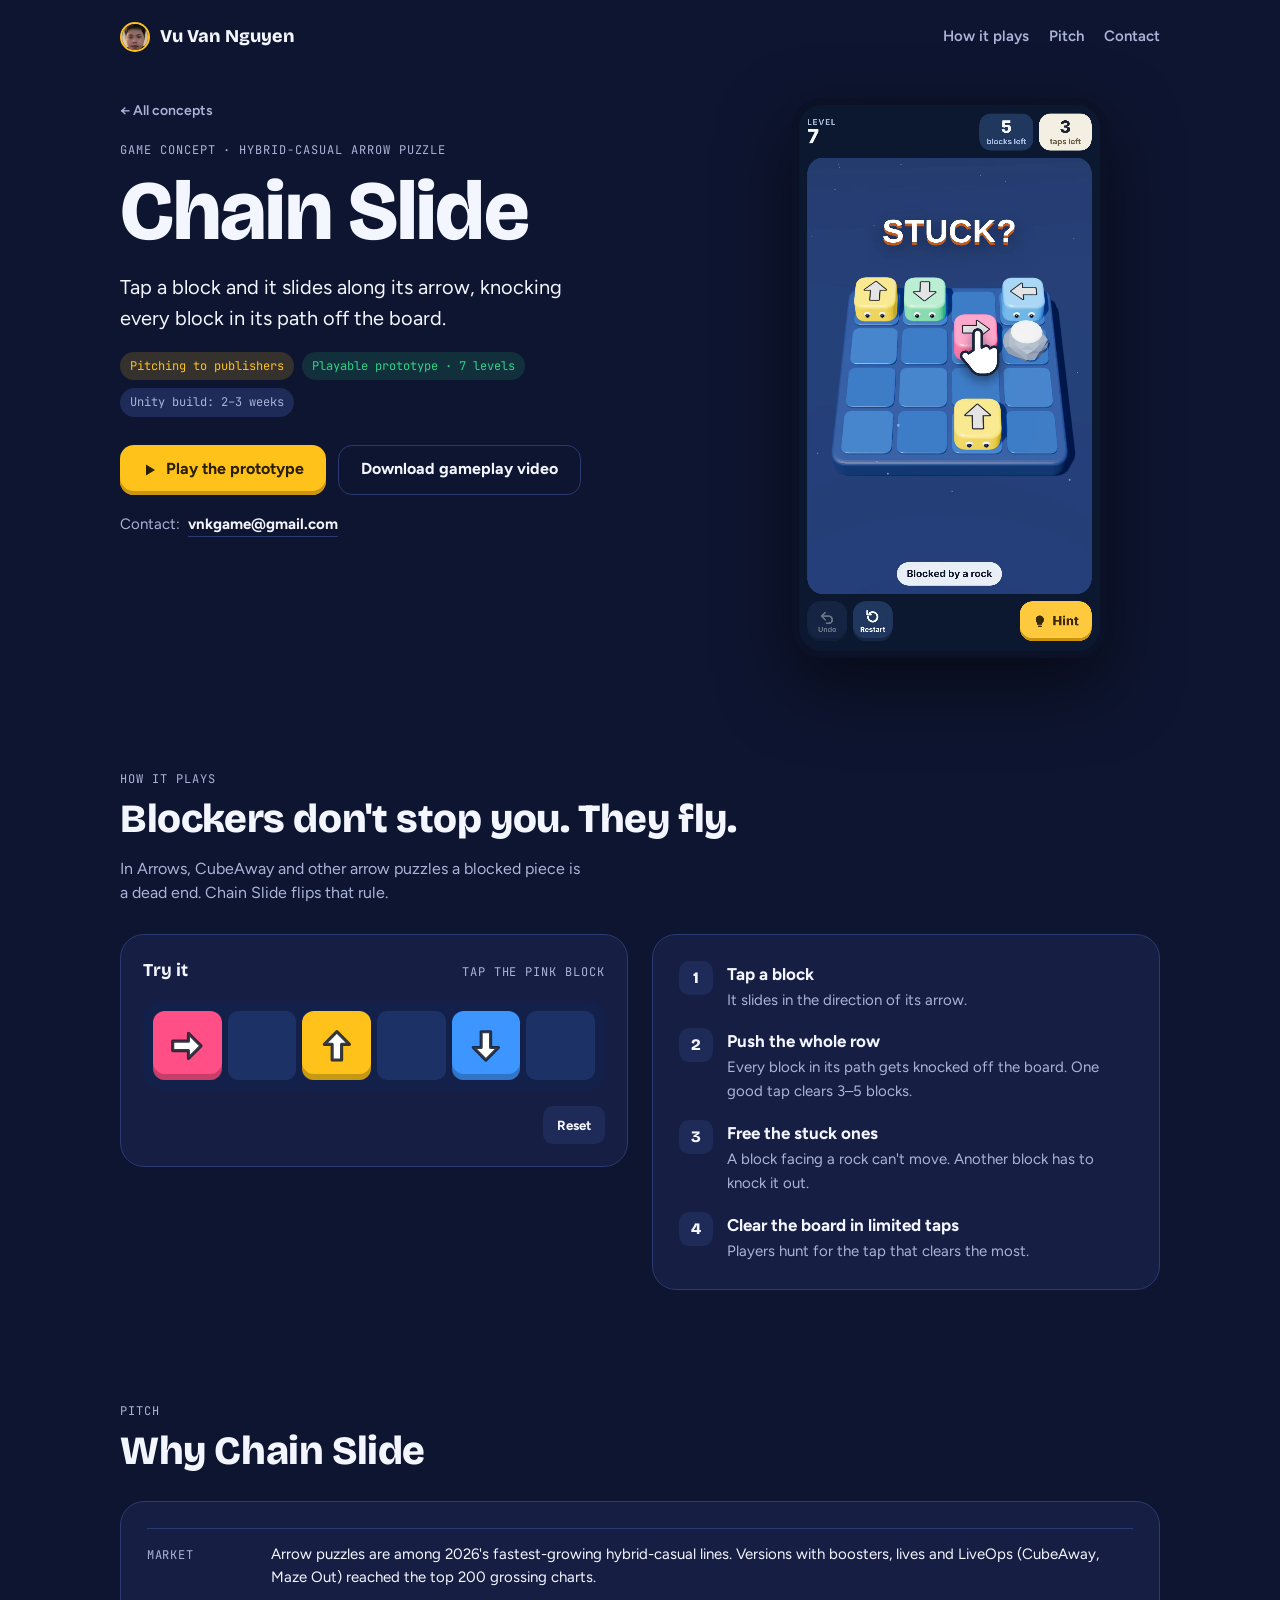
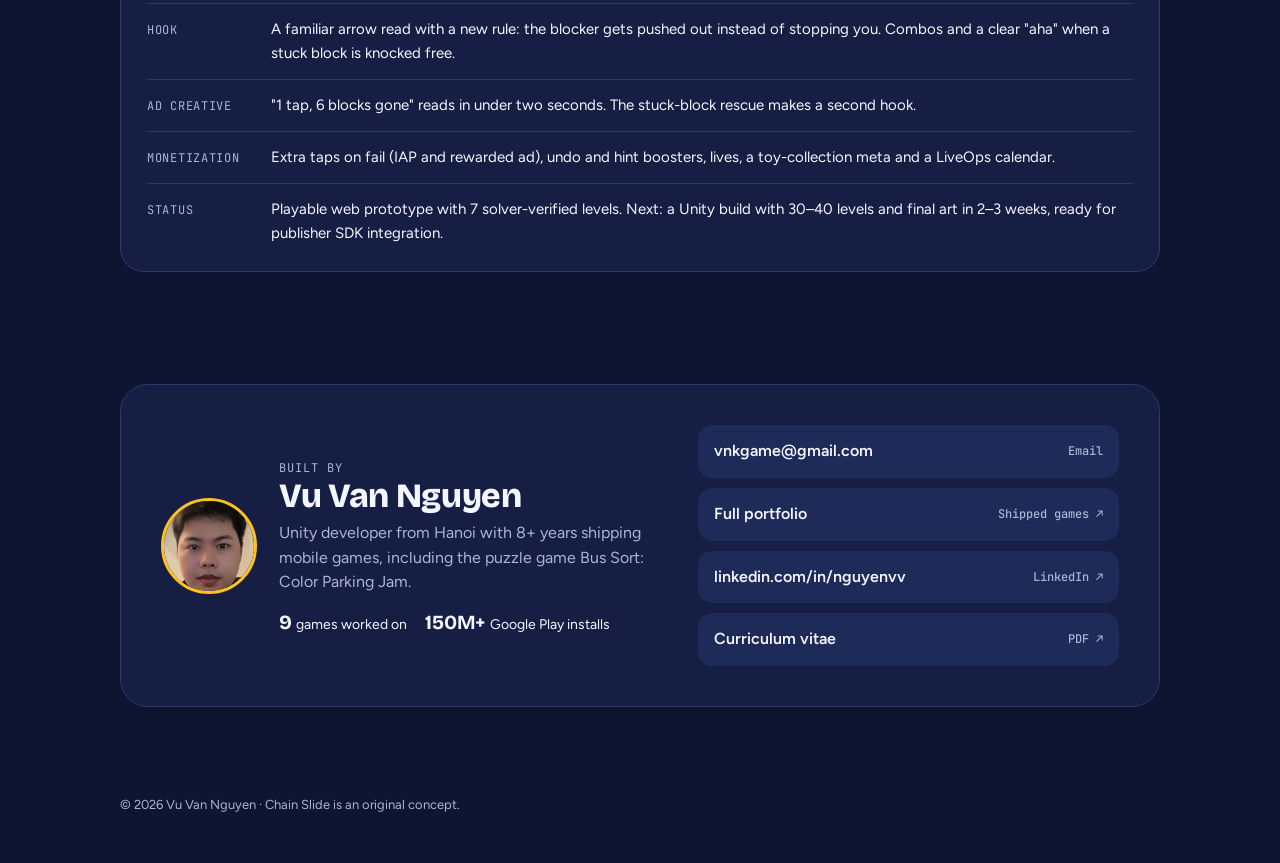
<file: chain-slide/index.html>
<!doctype html>
<html lang="en">
<head>
<meta charset="utf-8">
<meta name="viewport" content="width=device-width, initial-scale=1, viewport-fit=cover">
<title>Chain Slide · Vu Van Nguyen</title>
<meta name="description" content="Chain Slide: a hybrid-casual arrow puzzle where one tap knocks a whole row of blocks off the board. Gameplay video, playable prototype and pitch.">
<meta name="theme-color" content="#0E1530">
<link rel="icon" href="data:image/svg+xml,%3Csvg xmlns=%27http://www.w3.org/2000/svg%27 viewBox=%270 0 32 32%27%3E%3Crect x=%273%27 y=%273%27 width=%2726%27 height=%2726%27 rx=%277%27 fill=%27%23FF4F86%27/%3E%3Cpath d=%27M9 16h11m-4-5 5 5-5 5%27 stroke=%27white%27 stroke-width=%273%27 fill=%27none%27 stroke-linecap=%27round%27 stroke-linejoin=%27round%27/%3E%3C/svg%3E">
<meta property="og:type" content="website">
<meta property="og:title" content="Chain Slide">
<meta property="og:description" content="One tap knocks a whole row off the board. Hybrid-casual arrow puzzle with a playable prototype.">
<meta property="og:url" content="https://vunguyenbg.github.io/portfolio/chain-slide/">
<meta property="og:image" content="https://vunguyenbg.github.io/portfolio/chain-slide/media/og.jpg">
<meta name="twitter:card" content="summary_large_image">
<link rel="preconnect" href="https://fonts.googleapis.com">
<link rel="preconnect" href="https://fonts.gstatic.com" crossorigin>
<link rel="stylesheet" href="https://fonts.googleapis.com/css2?family=Bricolage+Grotesque:opsz,wght@12..96,600;12..96,800&family=Figtree:wght@400;500;600;700&family=JetBrains+Mono:wght@500&display=swap">
<link rel="stylesheet" href="../assets/site.css">
</head>
<body class="has-actionbar">
<header class="top">
  <div class="wrap">
    <a class="mark" href="../"><img src="../assets/avatar.jpg" alt="" width="30" height="30">Vu Van Nguyen</a>
    <nav class="nav" aria-label="Sections">
      <a href="#how">How it plays</a>
      <a href="#pitch">Pitch</a>
      <a href="#contact">Contact</a>
    </nav>
  </div>
</header>

<main>
  <div class="cp-hero">
    <div class="wrap">
      <div class="cp-head">
        <a class="back" href="../#concepts">← All concepts</a>
        <p class="eyebrow" style="margin-top: 18px;">Game concept · Hybrid-casual arrow puzzle</p>
        <h1>Chain Slide</h1>
        <p class="lead">Tap a block and it slides along its arrow, knocking every block in its path off the board.</p>
      </div>
      <div class="cp-meta">
        <div class="chips">
          <span class="chip pitching">Pitching to publishers</span>
          <span class="chip live">Playable prototype · 7 levels</span>
          <span class="chip">Unity build: 2–3 weeks</span>
        </div>
        <div class="cta">
          <a class="btn btn-primary" href="play/">
            <svg aria-hidden="true" width="16" height="16" viewBox="0 0 16 16"><path d="M4 2.5 L13 8 L4 13.5 Z" fill="currentColor"></path></svg>
            Play the prototype
          </a>
          <a class="btn btn-ghost" href="media/gameplay.mp4" download>Download gameplay video</a>
        </div>
        <p class="mail">Contact: <a href="mailto:vnkgame@gmail.com?subject=Chain%20Slide">vnkgame@gmail.com</a></p>
      </div>
      <div class="phone">
        <video poster="media/poster.jpg" autoplay muted loop playsinline preload="metadata" aria-label="Chain Slide gameplay: a stuck block gets knocked free, then one tap clears six blocks">
          <source src="media/gameplay.webm" type="video/webm">
          <source src="media/gameplay.mp4" type="video/mp4">
        </video>
      </div>
    </div>
  </div>

  <section id="how">
    <div class="wrap">
      <div class="sec-head">
        <div>
          <p class="eyebrow">How it plays</p>
          <h2>Blockers don't stop you. They fly.</h2>
        </div>
        <p>In Arrows, CubeAway and other arrow puzzles a blocked piece is a dead end. Chain Slide flips that rule.</p>
      </div>
      <div class="split">
        <div class="toy" aria-label="Interactive demo of the Chain Slide mechanic">
          <div class="toy-head">
            <b>Try it</b>
            <span class="eyebrow">Tap the pink block</span>
          </div>
          <div class="lane" id="lane">
            <div class="cell"></div><div class="cell"></div><div class="cell"></div>
            <div class="cell"></div><div class="cell"></div><div class="cell"></div>
          </div>
          <div class="toy-foot">
            <span class="combo" id="combo" aria-live="polite"></span>
            <button type="button" id="toyReset">Reset</button>
          </div>
        </div>
        <div class="panel">
          <ol class="steps">
            <li><div><b>Tap a block</b><span>It slides in the direction of its arrow.</span></div></li>
            <li><div><b>Push the whole row</b><span>Every block in its path gets knocked off the board. One good tap clears 3–5 blocks.</span></div></li>
            <li><div><b>Free the stuck ones</b><span>A block facing a rock can't move. Another block has to knock it out.</span></div></li>
            <li><div><b>Clear the board in limited taps</b><span>Players hunt for the tap that clears the most.</span></div></li>
          </ol>
        </div>
      </div>
    </div>
  </section>

  <section id="pitch">
    <div class="wrap">
      <div class="sec-head">
        <div>
          <p class="eyebrow">Pitch</p>
          <h2>Why Chain Slide</h2>
        </div>
      </div>
      <div class="panel">
        <dl class="facts">
          <div><dt>Market</dt><dd>Arrow puzzles are among 2026's fastest-growing hybrid-casual lines. Versions with boosters, lives and LiveOps (CubeAway, Maze Out) reached the top 200 grossing charts.</dd></div>
          <div><dt>Hook</dt><dd>A familiar arrow read with a new rule: the blocker gets pushed out instead of stopping you. Combos and a clear "aha" when a stuck block is knocked free.</dd></div>
          <div><dt>Ad creative</dt><dd>"1 tap, 6 blocks gone" reads in under two seconds. The stuck-block rescue makes a second hook.</dd></div>
          <div><dt>Monetization</dt><dd>Extra taps on fail (IAP and rewarded ad), undo and hint boosters, lives, a toy-collection meta and a LiveOps calendar.</dd></div>
          <div><dt>Status</dt><dd>Playable web prototype with 7 solver-verified levels. Next: a Unity build with 30–40 levels and final art in 2–3 weeks, ready for publisher SDK integration.</dd></div>
        </dl>
      </div>
    </div>
  </section>

  <section id="contact">
    <div class="wrap">
      <div class="contact">
        <div class="bio">
          <img src="../assets/avatar.jpg" alt="Vu Van Nguyen" width="96" height="96">
          <div>
            <p class="eyebrow">Built by</p>
            <h2 style="font-size: clamp(26px, 3.2vw, 34px);">Vu Van Nguyen</h2>
            <p>Unity developer from Hanoi with 8+ years shipping mobile games, including the puzzle game Bus Sort: Color Parking Jam.</p>
            <div class="stats-inline"><span><b>9</b>games worked on</span><span><b>150M+</b>Google Play installs</span></div>
          </div>
        </div>
        <div class="links">
          <a href="mailto:vnkgame@gmail.com?subject=Chain%20Slide"><span>vnkgame@gmail.com</span><small>Email</small></a>
          <a href="../"><span>Full portfolio</span><small>Shipped games ↗</small></a>
          <a href="https://www.linkedin.com/in/nguyenvv/" target="_blank" rel="noopener"><span>linkedin.com/in/nguyenvv</span><small>LinkedIn ↗</small></a>
          <a href="https://drive.google.com/file/d/1AQnjB_eqO_epPdv0qfYO_CVVMXGxA_NP/view?usp=drive_link" target="_blank" rel="noopener"><span>Curriculum vitae</span><small>PDF ↗</small></a>
        </div>
      </div>
    </div>
  </section>
</main>

<nav class="actionbar" aria-label="Quick actions">
  <a class="btn btn-primary" href="play/">Play prototype</a>
  <a class="btn btn-ghost" href="mailto:vnkgame@gmail.com?subject=Chain%20Slide">Email me</a>
</nav>

<footer>
  <div class="wrap">© 2026 Vu Van Nguyen · Chain Slide is an original concept.</div>
</footer>

<script>
(function () {
  'use strict';
  var reduce = window.matchMedia && window.matchMedia('(prefers-reduced-motion: reduce)').matches;
  var lane = document.getElementById('lane');
  var comboEl = document.getElementById('combo');
  var PATHS = {
    up: 'M12 3 L20 11 H15 V21 H9 V11 H4 Z',
    right: 'M21 12 L13 20 V15 H3 V9 H13 V4 Z',
    down: 'M12 21 L4 13 H9 V3 H15 V13 H20 Z'
  };
  var start = [
    { col: 0, cls: 'p', dir: 'right', lead: true },
    { col: 2, cls: 'y', dir: 'up' },
    { col: 4, cls: 'b', dir: 'down' }
  ];
  var blocks = [], busy = false;
  function geom() {
    var w = lane.clientWidth - 20;
    var cell = (w - 30) / 6;
    return { cell: cell, step: cell + 6 };
  }
  function build() {
    blocks.forEach(function (b) { b.el.remove(); });
    blocks = [];
    var g = geom();
    start.forEach(function (s) {
      var el = document.createElement('button');
      el.type = 'button';
      el.className = 'blk ' + s.cls;
      el.innerHTML = '<svg viewBox="0 0 24 24" aria-hidden="true"><path d="' + PATHS[s.dir] + '" fill="#FFFFFF" stroke="rgba(20,26,42,0.85)" stroke-width="2" stroke-linejoin="round"></path></svg>';
      el.style.width = g.cell + 'px';
      el.style.height = g.cell + 'px';
      el.style.left = (10 + s.col * g.step) + 'px';
      el.setAttribute('aria-label', s.lead ? 'Pink block, arrow right. Tap to slide' : 'Block with arrow ' + s.dir);
      el.addEventListener('click', s.lead ? play : function () { comboEl.textContent = 'Try the pink one'; });
      lane.appendChild(el);
      blocks.push({ el: el, col: s.col });
    });
    comboEl.textContent = '';
    busy = false;
  }
  function play() {
    if (busy) return;
    busy = true;
    var g = geom(), per = reduce ? 0 : 120, t = 0;
    blocks.forEach(function (b, i) {
      var d = i === 0 ? 0 : (b.col - 1) * per;
      setTimeout(function () {
        b.el.style.transform = 'translateX(' + ((7 - b.col) * g.step) + 'px)';
        b.el.classList.add('gone');
      }, d);
      t = Math.max(t, d);
    });
    setTimeout(function () { comboEl.textContent = 'Combo x3: 1 tap, 3 blocks'; }, t + 200);
    setTimeout(build, t + 2200);
  }
  document.getElementById('toyReset').addEventListener('click', build);
  new ResizeObserver(function () { if (!busy) build(); }).observe(lane);
})();
</script>
</body>
</html>
</file>
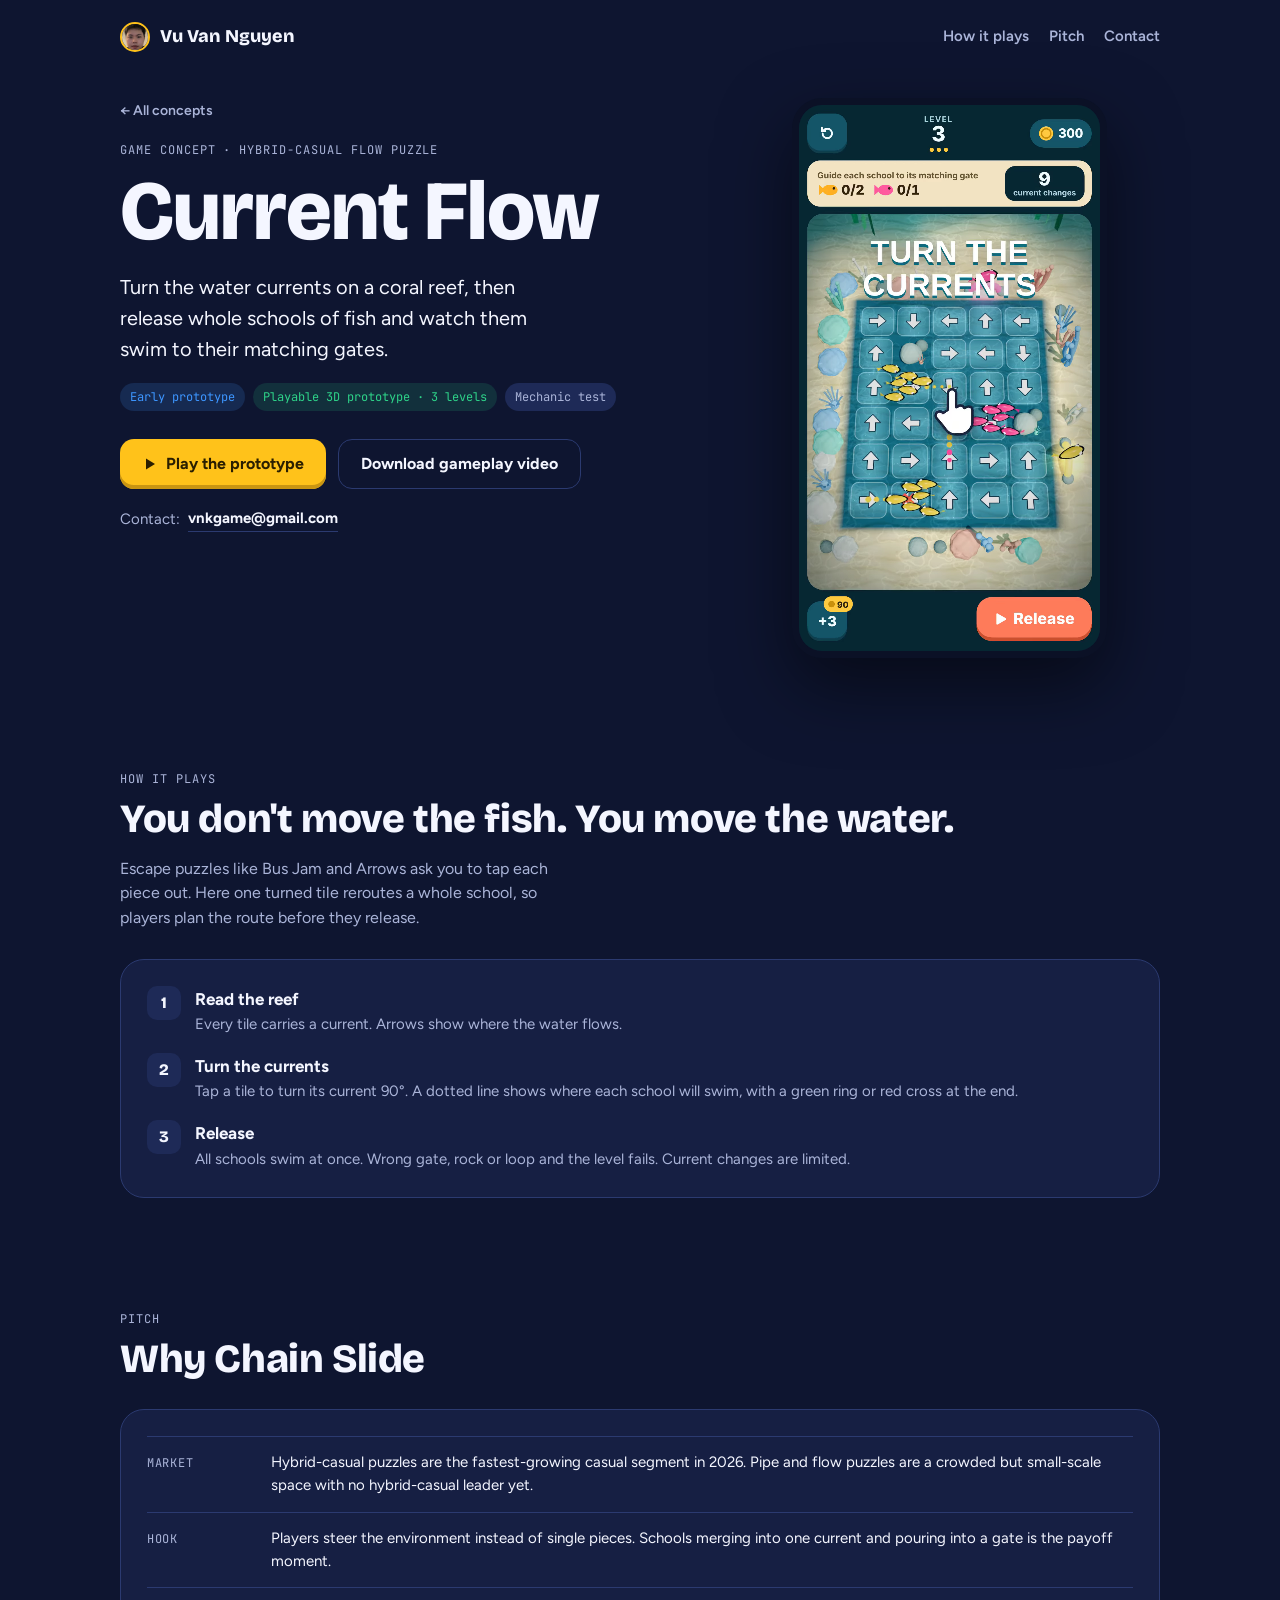
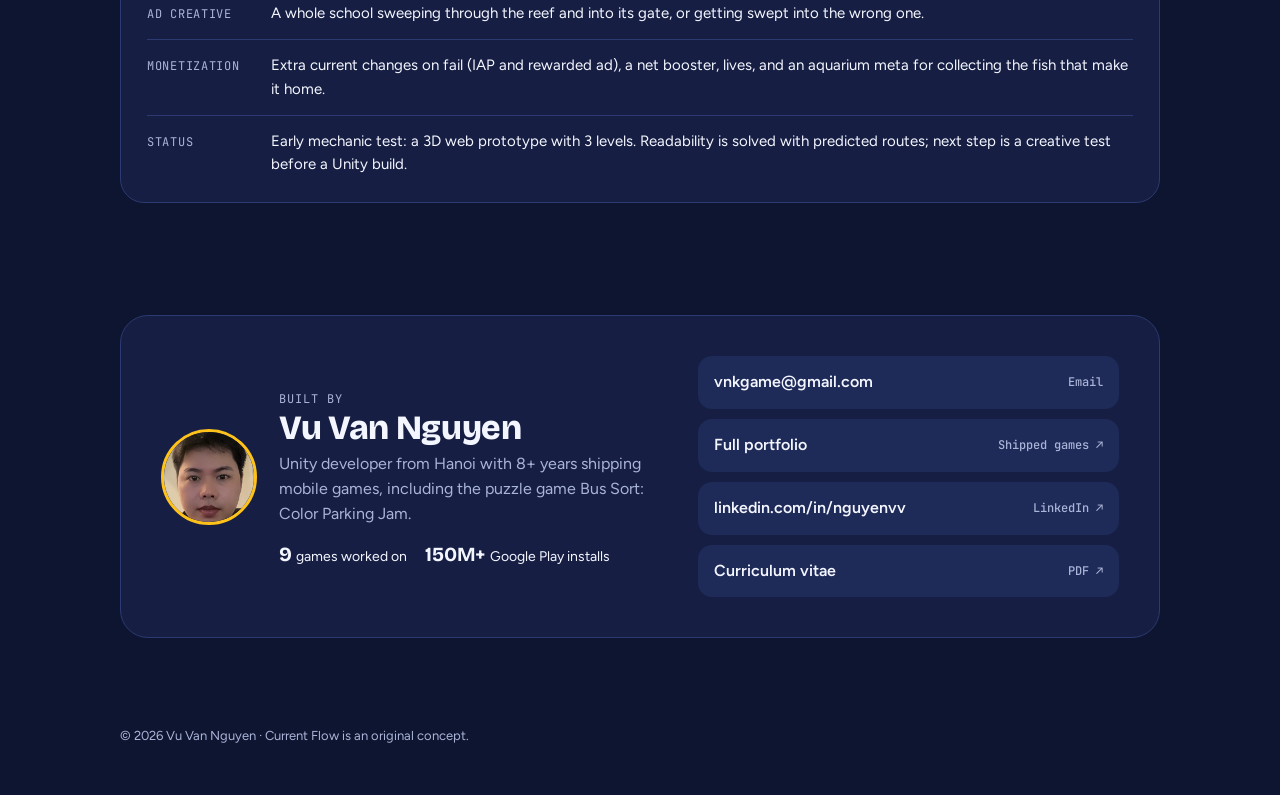
<file: current-flow/index.html>
<!doctype html>
<html lang="en">
<head>
<meta charset="utf-8">
<meta name="viewport" content="width=device-width, initial-scale=1, viewport-fit=cover">
<title>Current Flow · Vu Van Nguyen</title>
<meta name="description" content="Current Flow: turn the water currents on a coral reef to guide whole schools of fish to their matching gates. Gameplay video, playable prototype and pitch.">
<meta name="theme-color" content="#0E1530">
<link rel="icon" href="data:image/svg+xml,%3Csvg xmlns=%27http://www.w3.org/2000/svg%27 viewBox=%270 0 32 32%27%3E%3Crect x=%273%27 y=%273%27 width=%2726%27 height=%2726%27 rx=%277%27 fill=%27%23FF4F86%27/%3E%3Cpath d=%27M9 16h11m-4-5 5 5-5 5%27 stroke=%27white%27 stroke-width=%273%27 fill=%27none%27 stroke-linecap=%27round%27 stroke-linejoin=%27round%27/%3E%3C/svg%3E">
<meta property="og:type" content="website">
<meta property="og:title" content="Current Flow">
<meta property="og:description" content="Turn the currents, then watch whole schools of fish swim home. 3D hybrid-casual puzzle prototype.">
<meta property="og:url" content="https://vunguyenbg.github.io/portfolio/current-flow/">
<meta property="og:image" content="https://vunguyenbg.github.io/portfolio/current-flow/media/og.jpg">
<meta name="twitter:card" content="summary_large_image">
<link rel="preconnect" href="https://fonts.googleapis.com">
<link rel="preconnect" href="https://fonts.gstatic.com" crossorigin>
<link rel="stylesheet" href="https://fonts.googleapis.com/css2?family=Bricolage+Grotesque:opsz,wght@12..96,600;12..96,800&family=Figtree:wght@400;500;600;700&family=JetBrains+Mono:wght@500&display=swap">
<link rel="stylesheet" href="../assets/site.css">
</head>
<body class="has-actionbar">
<header class="top">
  <div class="wrap">
    <a class="mark" href="../"><img src="../assets/avatar.jpg" alt="" width="30" height="30">Vu Van Nguyen</a>
    <nav class="nav" aria-label="Sections">
      <a href="#how">How it plays</a>
      <a href="#pitch">Pitch</a>
      <a href="#contact">Contact</a>
    </nav>
  </div>
</header>

<main>
  <div class="cp-hero">
    <div class="wrap">
      <div class="cp-head">
        <a class="back" href="../#concepts">← All concepts</a>
        <p class="eyebrow" style="margin-top: 18px;">Game concept · Hybrid-casual flow puzzle</p>
        <h1>Current Flow</h1>
        <p class="lead">Turn the water currents on a coral reef, then release whole schools of fish and watch them swim to their matching gates.</p>
      </div>
      <div class="cp-meta">
        <div class="chips">
          <span class="chip dev">Early prototype</span>
          <span class="chip live">Playable 3D prototype · 3 levels</span>
          <span class="chip">Mechanic test</span>
        </div>
        <div class="cta">
          <a class="btn btn-primary" href="play/">
            <svg aria-hidden="true" width="16" height="16" viewBox="0 0 16 16"><path d="M4 2.5 L13 8 L4 13.5 Z" fill="currentColor"></path></svg>
            Play the prototype
          </a>
          <a class="btn btn-ghost" href="media/gameplay.mp4" download>Download gameplay video</a>
        </div>
        <p class="mail">Contact: <a href="mailto:vnkgame@gmail.com?subject=Current%20Flow">vnkgame@gmail.com</a></p>
      </div>
      <div class="phone">
        <video poster="media/poster.jpg" autoplay muted loop playsinline preload="metadata" aria-label="Current Flow gameplay: tiles are turned, then two gold schools merge into one current and reach their gate">
          <source src="media/gameplay.webm" type="video/webm">
          <source src="media/gameplay.mp4" type="video/mp4">
        </video>
      </div>
    </div>
  </div>

  <section id="how">
    <div class="wrap">
      <div class="sec-head">
        <div>
          <p class="eyebrow">How it plays</p>
          <h2>You don't move the fish. You move the water.</h2>
        </div>
        <p>Escape puzzles like Bus Jam and Arrows ask you to tap each piece out. Here one turned tile reroutes a whole school, so players plan the route before they release.</p>
      </div>
      <div class="panel">
        <ol class="steps">
          <li><div><b>Read the reef</b><span>Every tile carries a current. Arrows show where the water flows.</span></div></li>
          <li><div><b>Turn the currents</b><span>Tap a tile to turn its current 90°. A dotted line shows where each school will swim, with a green ring or red cross at the end.</span></div></li>
          <li><div><b>Release</b><span>All schools swim at once. Wrong gate, rock or loop and the level fails. Current changes are limited.</span></div></li>
        </ol>
      </div>
    </div>
  </section>

  <section id="pitch">
    <div class="wrap">
      <div class="sec-head">
        <div>
          <p class="eyebrow">Pitch</p>
          <h2>Why Chain Slide</h2>
        </div>
      </div>
      <div class="panel">
        <dl class="facts">
          <div><dt>Market</dt><dd>Hybrid-casual puzzles are the fastest-growing casual segment in 2026. Pipe and flow puzzles are a crowded but small-scale space with no hybrid-casual leader yet.</dd></div>
          <div><dt>Hook</dt><dd>Players steer the environment instead of single pieces. Schools merging into one current and pouring into a gate is the payoff moment.</dd></div>
          <div><dt>Ad creative</dt><dd>A whole school sweeping through the reef and into its gate, or getting swept into the wrong one.</dd></div>
          <div><dt>Monetization</dt><dd>Extra current changes on fail (IAP and rewarded ad), a net booster, lives, and an aquarium meta for collecting the fish that make it home.</dd></div>
          <div><dt>Status</dt><dd>Early mechanic test: a 3D web prototype with 3 levels. Readability is solved with predicted routes; next step is a creative test before a Unity build.</dd></div>
        </dl>
      </div>
    </div>
  </section>

  <section id="contact">
    <div class="wrap">
      <div class="contact">
        <div class="bio">
          <img src="../assets/avatar.jpg" alt="Vu Van Nguyen" width="96" height="96">
          <div>
            <p class="eyebrow">Built by</p>
            <h2 style="font-size: clamp(26px, 3.2vw, 34px);">Vu Van Nguyen</h2>
            <p>Unity developer from Hanoi with 8+ years shipping mobile games, including the puzzle game Bus Sort: Color Parking Jam.</p>
            <div class="stats-inline"><span><b>9</b>games worked on</span><span><b>150M+</b>Google Play installs</span></div>
          </div>
        </div>
        <div class="links">
          <a href="mailto:vnkgame@gmail.com"><span>vnkgame@gmail.com</span><small>Email</small></a>
          <a href="../"><span>Full portfolio</span><small>Shipped games ↗</small></a>
          <a href="https://www.linkedin.com/in/nguyenvv/" target="_blank" rel="noopener"><span>linkedin.com/in/nguyenvv</span><small>LinkedIn ↗</small></a>
          <a href="https://drive.google.com/file/d/1AQnjB_eqO_epPdv0qfYO_CVVMXGxA_NP/view?usp=drive_link" target="_blank" rel="noopener"><span>Curriculum vitae</span><small>PDF ↗</small></a>
        </div>
      </div>
    </div>
  </section>
</main>

<nav class="actionbar" aria-label="Quick actions">
  <a class="btn btn-primary" href="play/">Play prototype</a>
  <a class="btn btn-ghost" href="mailto:vnkgame@gmail.com">Email me</a>
</nav>

<footer>
  <div class="wrap">© 2026 Vu Van Nguyen · Current Flow is an original concept.</div>
</footer>

</body>
</html>
</file>
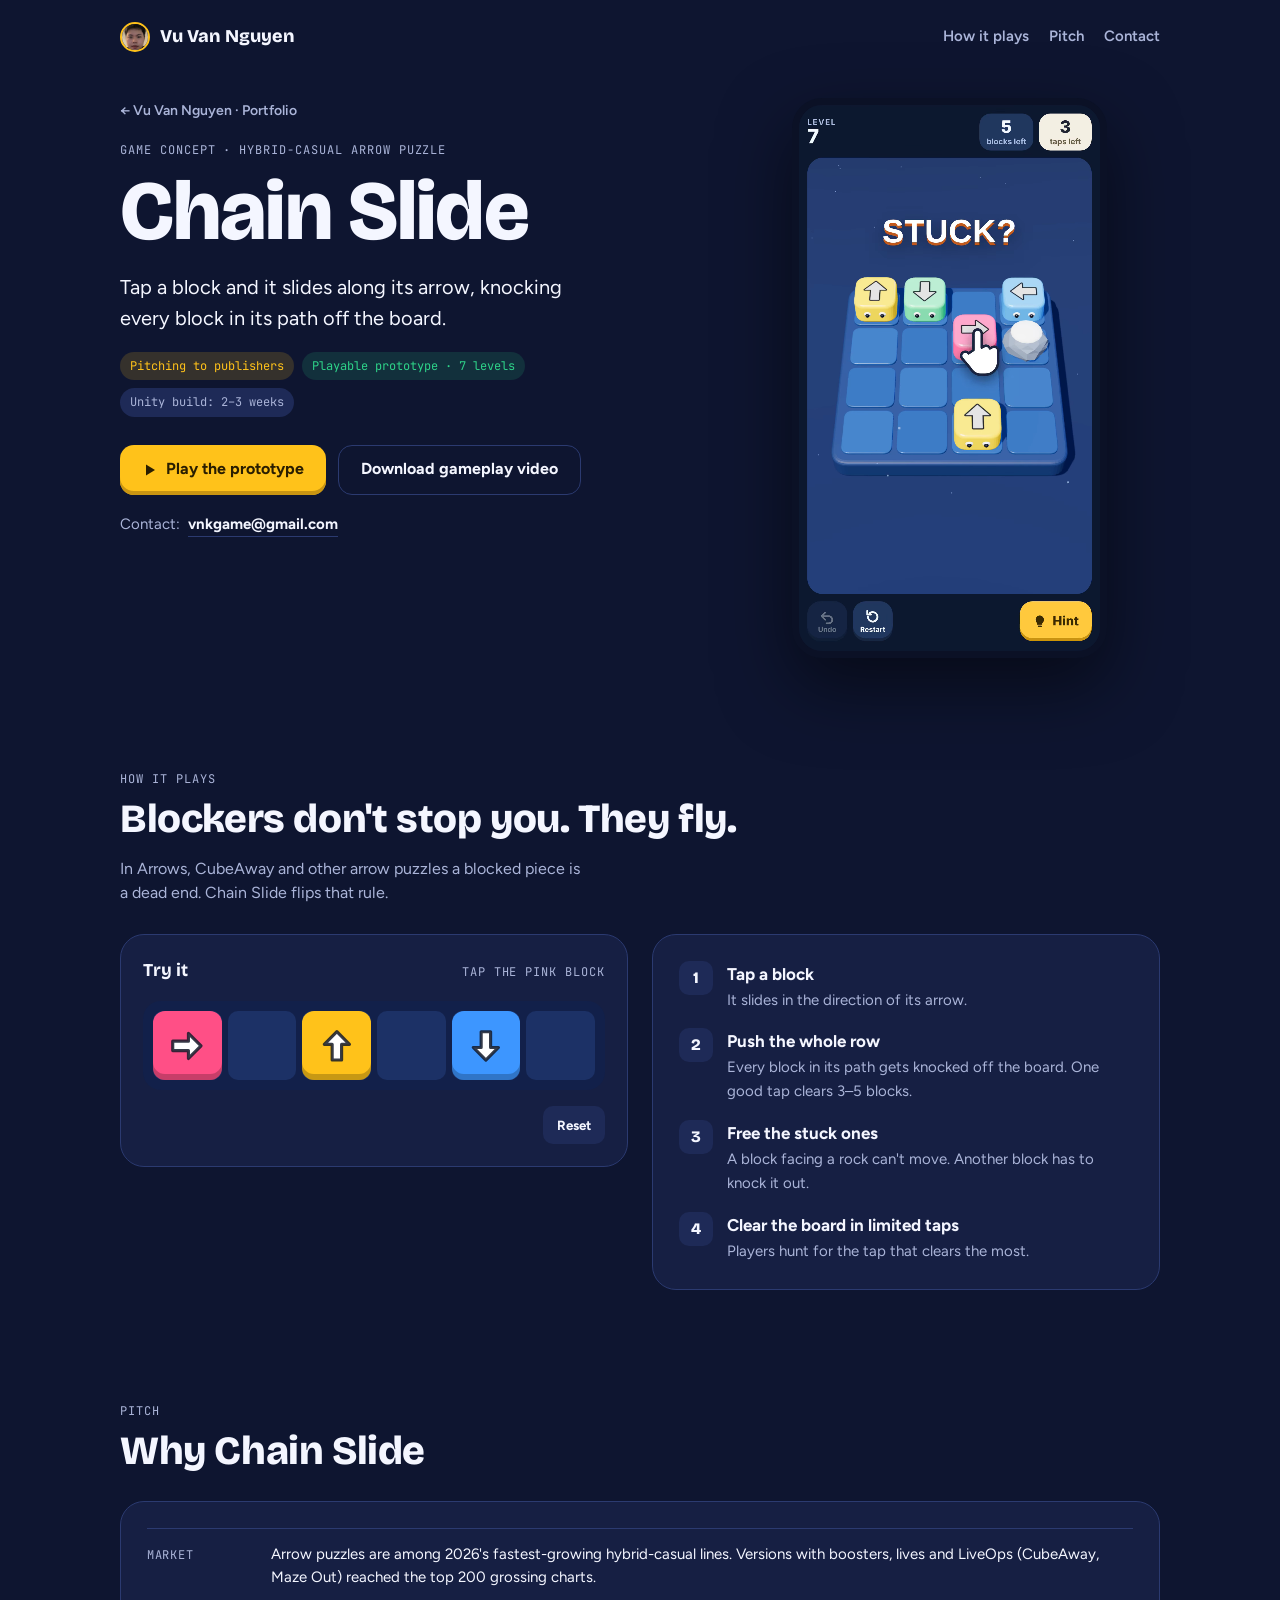
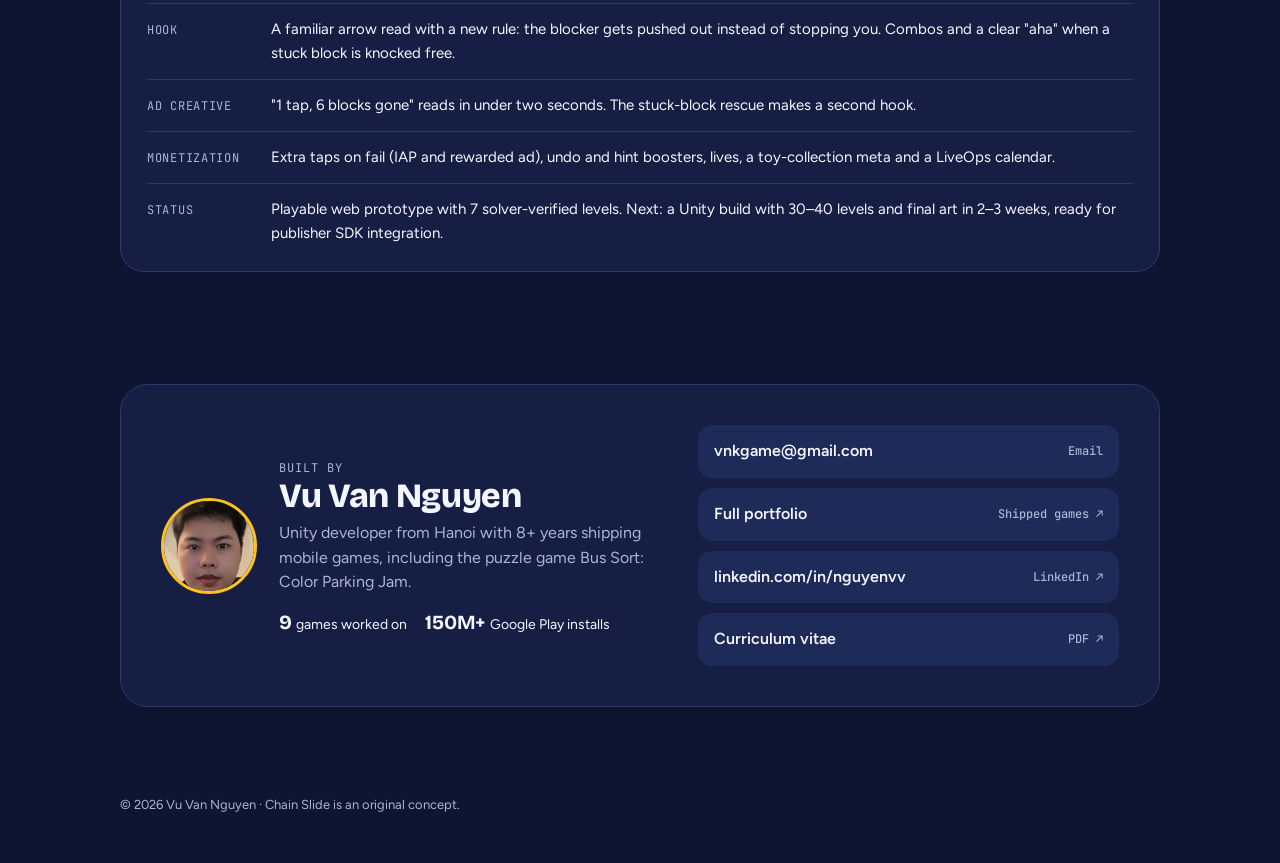
<file: p/chain-slide-abfp2y/index.html>
<!doctype html>
<html lang="en">
<head>
<meta charset="utf-8">
<meta name="viewport" content="width=device-width, initial-scale=1, viewport-fit=cover">
<title>Chain Slide · Vu Van Nguyen</title>
<meta name="description" content="Chain Slide: a hybrid-casual arrow puzzle where one tap knocks a whole row of blocks off the board. Gameplay video, playable prototype and pitch.">
<meta name="robots" content="noindex, nofollow">
<meta name="theme-color" content="#0E1530">
<link rel="icon" href="data:image/svg+xml,%3Csvg xmlns=%27http://www.w3.org/2000/svg%27 viewBox=%270 0 32 32%27%3E%3Crect x=%273%27 y=%273%27 width=%2726%27 height=%2726%27 rx=%277%27 fill=%27%23FF4F86%27/%3E%3Cpath d=%27M9 16h11m-4-5 5 5-5 5%27 stroke=%27white%27 stroke-width=%273%27 fill=%27none%27 stroke-linecap=%27round%27 stroke-linejoin=%27round%27/%3E%3C/svg%3E">
<meta property="og:type" content="website">
<meta property="og:title" content="Chain Slide">
<meta property="og:description" content="One tap knocks a whole row off the board. Hybrid-casual arrow puzzle with a playable prototype.">
<meta property="og:url" content="https://vunguyenbg.github.io/portfolio/p/chain-slide-abfp2y/">
<meta property="og:image" content="https://vunguyenbg.github.io/portfolio/p/chain-slide-abfp2y/media/og.jpg">
<meta name="twitter:card" content="summary_large_image">
<link rel="preconnect" href="https://fonts.googleapis.com">
<link rel="preconnect" href="https://fonts.gstatic.com" crossorigin>
<link rel="stylesheet" href="https://fonts.googleapis.com/css2?family=Bricolage+Grotesque:opsz,wght@12..96,600;12..96,800&family=Figtree:wght@400;500;600;700&family=JetBrains+Mono:wght@500&display=swap">
<link rel="stylesheet" href="../../assets/site.css">
</head>
<body class="has-actionbar">
<header class="top">
  <div class="wrap">
    <a class="mark" href="../../"><img src="../../assets/avatar.jpg" alt="" width="30" height="30">Vu Van Nguyen</a>
    <nav class="nav" aria-label="Sections">
      <a href="#how">How it plays</a>
      <a href="#pitch">Pitch</a>
      <a href="#contact">Contact</a>
    </nav>
  </div>
</header>

<main>
  <div class="cp-hero">
    <div class="wrap">
      <div class="cp-head">
        <a class="back" href="../../">← Vu Van Nguyen · Portfolio</a>
        <p class="eyebrow" style="margin-top: 18px;">Game concept · Hybrid-casual arrow puzzle</p>
        <h1>Chain Slide</h1>
        <p class="lead">Tap a block and it slides along its arrow, knocking every block in its path off the board.</p>
      </div>
      <div class="cp-meta">
        <div class="chips">
          <span class="chip pitching">Pitching to publishers</span>
          <span class="chip live">Playable prototype · 7 levels</span>
          <span class="chip">Unity build: 2–3 weeks</span>
        </div>
        <div class="cta">
          <a class="btn btn-primary" href="play/">
            <svg aria-hidden="true" width="16" height="16" viewBox="0 0 16 16"><path d="M4 2.5 L13 8 L4 13.5 Z" fill="currentColor"></path></svg>
            Play the prototype
          </a>
          <a class="btn btn-ghost" href="media/gameplay.mp4" download>Download gameplay video</a>
        </div>
        <p class="mail">Contact: <a href="mailto:vnkgame@gmail.com?subject=Chain%20Slide">vnkgame@gmail.com</a></p>
      </div>
      <div class="phone">
        <video poster="media/poster.jpg" autoplay muted loop playsinline preload="metadata" aria-label="Chain Slide gameplay: a stuck block gets knocked free, then one tap clears six blocks">
          <source src="media/gameplay.webm" type="video/webm">
          <source src="media/gameplay.mp4" type="video/mp4">
        </video>
      </div>
    </div>
  </div>

  <section id="how">
    <div class="wrap">
      <div class="sec-head">
        <div>
          <p class="eyebrow">How it plays</p>
          <h2>Blockers don't stop you. They fly.</h2>
        </div>
        <p>In Arrows, CubeAway and other arrow puzzles a blocked piece is a dead end. Chain Slide flips that rule.</p>
      </div>
      <div class="split">
        <div class="toy" aria-label="Interactive demo of the Chain Slide mechanic">
          <div class="toy-head">
            <b>Try it</b>
            <span class="eyebrow">Tap the pink block</span>
          </div>
          <div class="lane" id="lane">
            <div class="cell"></div><div class="cell"></div><div class="cell"></div>
            <div class="cell"></div><div class="cell"></div><div class="cell"></div>
          </div>
          <div class="toy-foot">
            <span class="combo" id="combo" aria-live="polite"></span>
            <button type="button" id="toyReset">Reset</button>
          </div>
        </div>
        <div class="panel">
          <ol class="steps">
            <li><div><b>Tap a block</b><span>It slides in the direction of its arrow.</span></div></li>
            <li><div><b>Push the whole row</b><span>Every block in its path gets knocked off the board. One good tap clears 3–5 blocks.</span></div></li>
            <li><div><b>Free the stuck ones</b><span>A block facing a rock can't move. Another block has to knock it out.</span></div></li>
            <li><div><b>Clear the board in limited taps</b><span>Players hunt for the tap that clears the most.</span></div></li>
          </ol>
        </div>
      </div>
    </div>
  </section>

  <section id="pitch">
    <div class="wrap">
      <div class="sec-head">
        <div>
          <p class="eyebrow">Pitch</p>
          <h2>Why Chain Slide</h2>
        </div>
      </div>
      <div class="panel">
        <dl class="facts">
          <div><dt>Market</dt><dd>Arrow puzzles are among 2026's fastest-growing hybrid-casual lines. Versions with boosters, lives and LiveOps (CubeAway, Maze Out) reached the top 200 grossing charts.</dd></div>
          <div><dt>Hook</dt><dd>A familiar arrow read with a new rule: the blocker gets pushed out instead of stopping you. Combos and a clear "aha" when a stuck block is knocked free.</dd></div>
          <div><dt>Ad creative</dt><dd>"1 tap, 6 blocks gone" reads in under two seconds. The stuck-block rescue makes a second hook.</dd></div>
          <div><dt>Monetization</dt><dd>Extra taps on fail (IAP and rewarded ad), undo and hint boosters, lives, a toy-collection meta and a LiveOps calendar.</dd></div>
          <div><dt>Status</dt><dd>Playable web prototype with 7 solver-verified levels. Next: a Unity build with 30–40 levels and final art in 2–3 weeks, ready for publisher SDK integration.</dd></div>
        </dl>
      </div>
    </div>
  </section>

  <section id="contact">
    <div class="wrap">
      <div class="contact">
        <div class="bio">
          <img src="../../assets/avatar.jpg" alt="Vu Van Nguyen" width="96" height="96">
          <div>
            <p class="eyebrow">Built by</p>
            <h2 style="font-size: clamp(26px, 3.2vw, 34px);">Vu Van Nguyen</h2>
            <p>Unity developer from Hanoi with 8+ years shipping mobile games, including the puzzle game Bus Sort: Color Parking Jam.</p>
            <div class="stats-inline"><span><b>9</b>games worked on</span><span><b>150M+</b>Google Play installs</span></div>
          </div>
        </div>
        <div class="links">
          <a href="mailto:vnkgame@gmail.com?subject=Chain%20Slide"><span>vnkgame@gmail.com</span><small>Email</small></a>
          <a href="../../"><span>Full portfolio</span><small>Shipped games ↗</small></a>
          <a href="https://www.linkedin.com/in/nguyenvv/" target="_blank" rel="noopener"><span>linkedin.com/in/nguyenvv</span><small>LinkedIn ↗</small></a>
          <a href="https://drive.google.com/file/d/1AQnjB_eqO_epPdv0qfYO_CVVMXGxA_NP/view?usp=drive_link" target="_blank" rel="noopener"><span>Curriculum vitae</span><small>PDF ↗</small></a>
        </div>
      </div>
    </div>
  </section>
</main>

<nav class="actionbar" aria-label="Quick actions">
  <a class="btn btn-primary" href="play/">Play prototype</a>
  <a class="btn btn-ghost" href="mailto:vnkgame@gmail.com?subject=Chain%20Slide">Email me</a>
</nav>

<footer>
  <div class="wrap">© 2026 Vu Van Nguyen · Chain Slide is an original concept.</div>
</footer>

<script>
(function () {
  'use strict';
  var reduce = window.matchMedia && window.matchMedia('(prefers-reduced-motion: reduce)').matches;
  var lane = document.getElementById('lane');
  var comboEl = document.getElementById('combo');
  var PATHS = {
    up: 'M12 3 L20 11 H15 V21 H9 V11 H4 Z',
    right: 'M21 12 L13 20 V15 H3 V9 H13 V4 Z',
    down: 'M12 21 L4 13 H9 V3 H15 V13 H20 Z'
  };
  var start = [
    { col: 0, cls: 'p', dir: 'right', lead: true },
    { col: 2, cls: 'y', dir: 'up' },
    { col: 4, cls: 'b', dir: 'down' }
  ];
  var blocks = [], busy = false;
  function geom() {
    var w = lane.clientWidth - 20;
    var cell = (w - 30) / 6;
    return { cell: cell, step: cell + 6 };
  }
  function build() {
    blocks.forEach(function (b) { b.el.remove(); });
    blocks = [];
    var g = geom();
    start.forEach(function (s) {
      var el = document.createElement('button');
      el.type = 'button';
      el.className = 'blk ' + s.cls;
      el.innerHTML = '<svg viewBox="0 0 24 24" aria-hidden="true"><path d="' + PATHS[s.dir] + '" fill="#FFFFFF" stroke="rgba(20,26,42,0.85)" stroke-width="2" stroke-linejoin="round"></path></svg>';
      el.style.width = g.cell + 'px';
      el.style.height = g.cell + 'px';
      el.style.left = (10 + s.col * g.step) + 'px';
      el.setAttribute('aria-label', s.lead ? 'Pink block, arrow right. Tap to slide' : 'Block with arrow ' + s.dir);
      el.addEventListener('click', s.lead ? play : function () { comboEl.textContent = 'Try the pink one'; });
      lane.appendChild(el);
      blocks.push({ el: el, col: s.col });
    });
    comboEl.textContent = '';
    busy = false;
  }
  function play() {
    if (busy) return;
    busy = true;
    var g = geom(), per = reduce ? 0 : 120, t = 0;
    blocks.forEach(function (b, i) {
      var d = i === 0 ? 0 : (b.col - 1) * per;
      setTimeout(function () {
        b.el.style.transform = 'translateX(' + ((7 - b.col) * g.step) + 'px)';
        b.el.classList.add('gone');
      }, d);
      t = Math.max(t, d);
    });
    setTimeout(function () { comboEl.textContent = 'Combo x3: 1 tap, 3 blocks'; }, t + 200);
    setTimeout(build, t + 2200);
  }
  document.getElementById('toyReset').addEventListener('click', build);
  new ResizeObserver(function () { if (!busy) build(); }).observe(lane);
})();
</script>
</body>
</html>
</file>
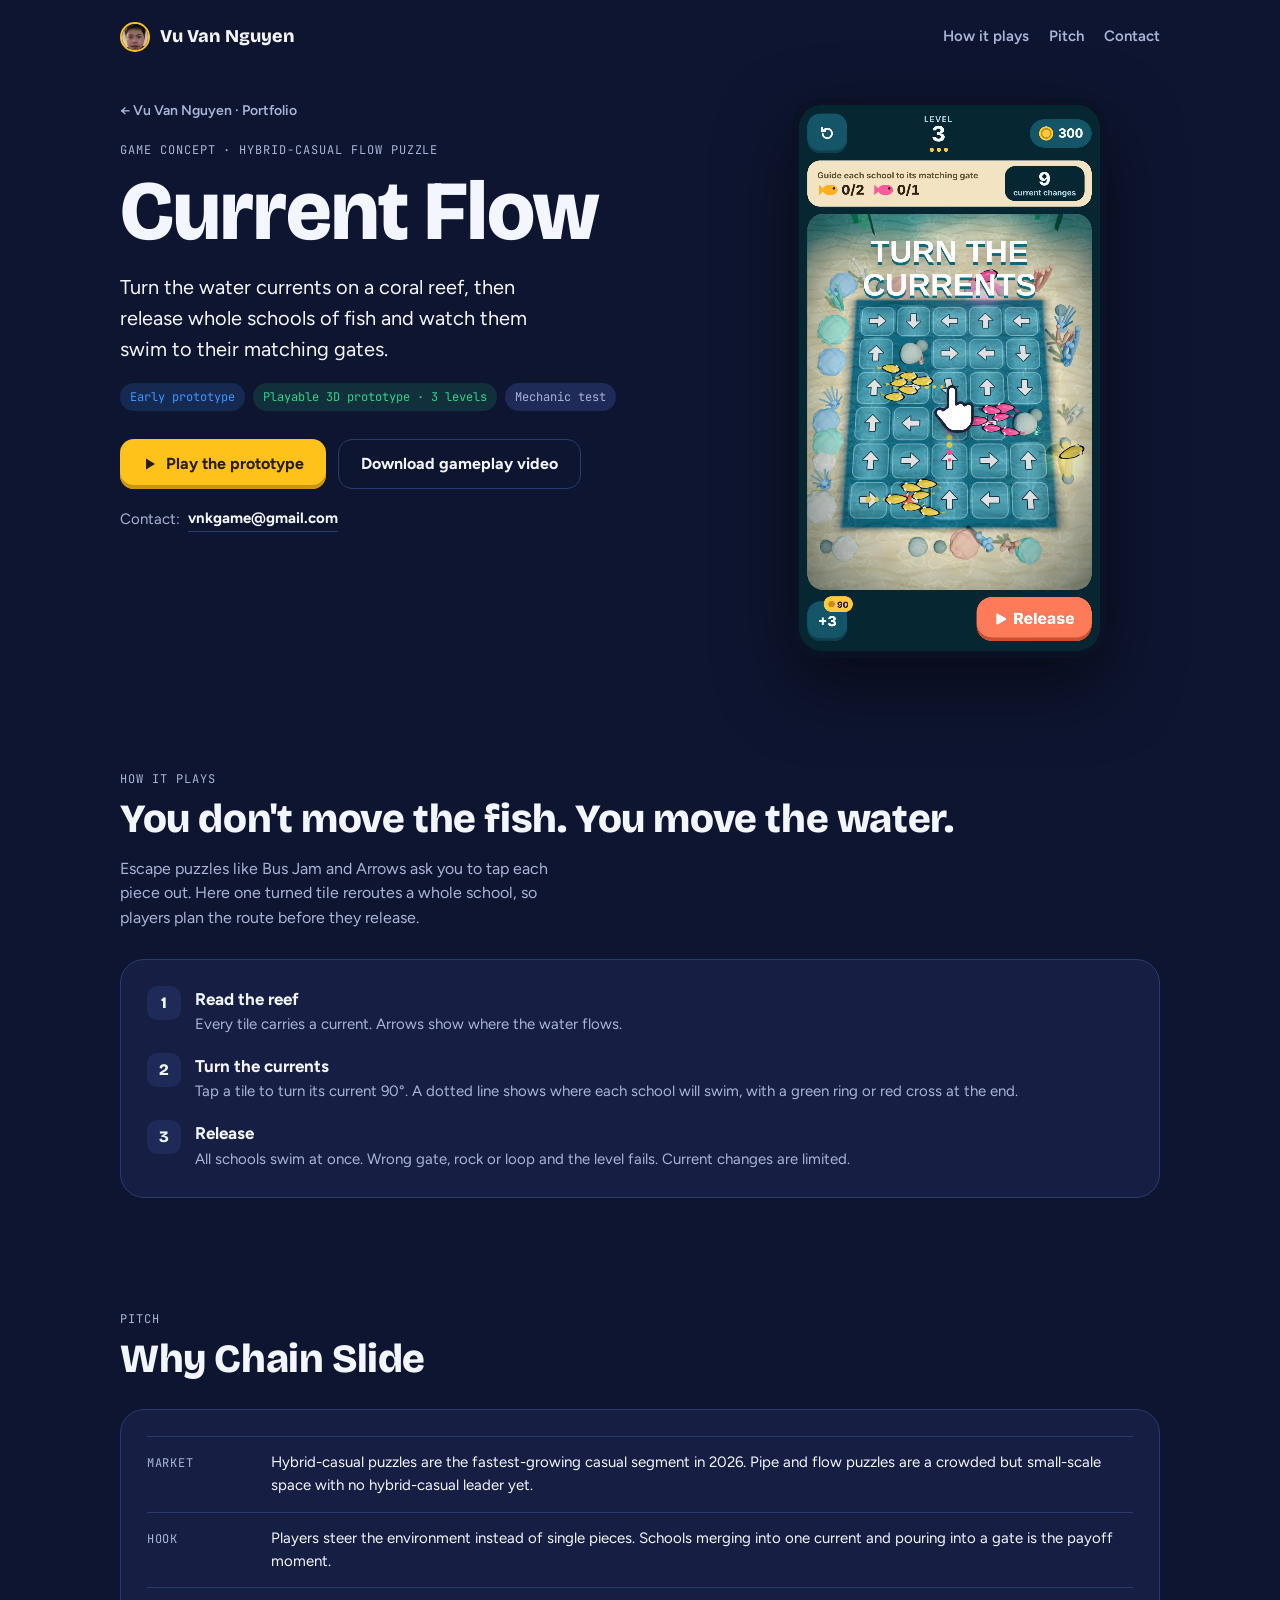
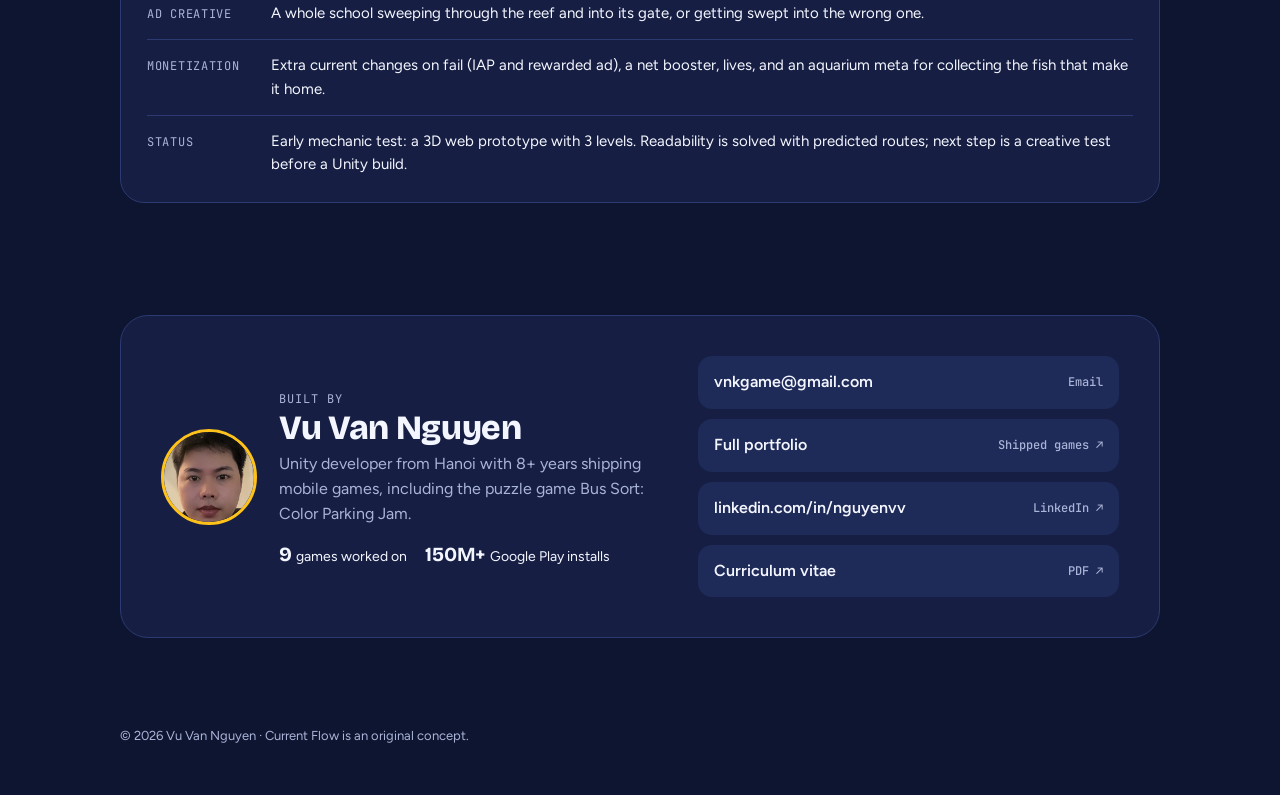
<file: p/current-flow-h4pkzc/index.html>
<!doctype html>
<html lang="en">
<head>
<meta charset="utf-8">
<meta name="viewport" content="width=device-width, initial-scale=1, viewport-fit=cover">
<title>Current Flow · Vu Van Nguyen</title>
<meta name="description" content="Current Flow: turn the water currents on a coral reef to guide whole schools of fish to their matching gates. Gameplay video, playable prototype and pitch.">
<meta name="robots" content="noindex, nofollow">
<meta name="theme-color" content="#0E1530">
<link rel="icon" href="data:image/svg+xml,%3Csvg xmlns=%27http://www.w3.org/2000/svg%27 viewBox=%270 0 32 32%27%3E%3Crect x=%273%27 y=%273%27 width=%2726%27 height=%2726%27 rx=%277%27 fill=%27%23FF4F86%27/%3E%3Cpath d=%27M9 16h11m-4-5 5 5-5 5%27 stroke=%27white%27 stroke-width=%273%27 fill=%27none%27 stroke-linecap=%27round%27 stroke-linejoin=%27round%27/%3E%3C/svg%3E">
<meta property="og:type" content="website">
<meta property="og:title" content="Current Flow">
<meta property="og:description" content="Turn the currents, then watch whole schools of fish swim home. 3D hybrid-casual puzzle prototype.">
<meta property="og:url" content="https://vunguyenbg.github.io/portfolio/p/current-flow-h4pkzc/">
<meta property="og:image" content="https://vunguyenbg.github.io/portfolio/p/current-flow-h4pkzc/media/og.jpg">
<meta name="twitter:card" content="summary_large_image">
<link rel="preconnect" href="https://fonts.googleapis.com">
<link rel="preconnect" href="https://fonts.gstatic.com" crossorigin>
<link rel="stylesheet" href="https://fonts.googleapis.com/css2?family=Bricolage+Grotesque:opsz,wght@12..96,600;12..96,800&family=Figtree:wght@400;500;600;700&family=JetBrains+Mono:wght@500&display=swap">
<link rel="stylesheet" href="../../assets/site.css">
</head>
<body class="has-actionbar">
<header class="top">
  <div class="wrap">
    <a class="mark" href="../../"><img src="../../assets/avatar.jpg" alt="" width="30" height="30">Vu Van Nguyen</a>
    <nav class="nav" aria-label="Sections">
      <a href="#how">How it plays</a>
      <a href="#pitch">Pitch</a>
      <a href="#contact">Contact</a>
    </nav>
  </div>
</header>

<main>
  <div class="cp-hero">
    <div class="wrap">
      <div class="cp-head">
        <a class="back" href="../../">← Vu Van Nguyen · Portfolio</a>
        <p class="eyebrow" style="margin-top: 18px;">Game concept · Hybrid-casual flow puzzle</p>
        <h1>Current Flow</h1>
        <p class="lead">Turn the water currents on a coral reef, then release whole schools of fish and watch them swim to their matching gates.</p>
      </div>
      <div class="cp-meta">
        <div class="chips">
          <span class="chip dev">Early prototype</span>
          <span class="chip live">Playable 3D prototype · 3 levels</span>
          <span class="chip">Mechanic test</span>
        </div>
        <div class="cta">
          <a class="btn btn-primary" href="play/">
            <svg aria-hidden="true" width="16" height="16" viewBox="0 0 16 16"><path d="M4 2.5 L13 8 L4 13.5 Z" fill="currentColor"></path></svg>
            Play the prototype
          </a>
          <a class="btn btn-ghost" href="media/gameplay.mp4" download>Download gameplay video</a>
        </div>
        <p class="mail">Contact: <a href="mailto:vnkgame@gmail.com?subject=Current%20Flow">vnkgame@gmail.com</a></p>
      </div>
      <div class="phone">
        <video poster="media/poster.jpg" autoplay muted loop playsinline preload="metadata" aria-label="Current Flow gameplay: tiles are turned, then two gold schools merge into one current and reach their gate">
          <source src="media/gameplay.webm" type="video/webm">
          <source src="media/gameplay.mp4" type="video/mp4">
        </video>
      </div>
    </div>
  </div>

  <section id="how">
    <div class="wrap">
      <div class="sec-head">
        <div>
          <p class="eyebrow">How it plays</p>
          <h2>You don't move the fish. You move the water.</h2>
        </div>
        <p>Escape puzzles like Bus Jam and Arrows ask you to tap each piece out. Here one turned tile reroutes a whole school, so players plan the route before they release.</p>
      </div>
      <div class="panel">
        <ol class="steps">
          <li><div><b>Read the reef</b><span>Every tile carries a current. Arrows show where the water flows.</span></div></li>
          <li><div><b>Turn the currents</b><span>Tap a tile to turn its current 90°. A dotted line shows where each school will swim, with a green ring or red cross at the end.</span></div></li>
          <li><div><b>Release</b><span>All schools swim at once. Wrong gate, rock or loop and the level fails. Current changes are limited.</span></div></li>
        </ol>
      </div>
    </div>
  </section>

  <section id="pitch">
    <div class="wrap">
      <div class="sec-head">
        <div>
          <p class="eyebrow">Pitch</p>
          <h2>Why Chain Slide</h2>
        </div>
      </div>
      <div class="panel">
        <dl class="facts">
          <div><dt>Market</dt><dd>Hybrid-casual puzzles are the fastest-growing casual segment in 2026. Pipe and flow puzzles are a crowded but small-scale space with no hybrid-casual leader yet.</dd></div>
          <div><dt>Hook</dt><dd>Players steer the environment instead of single pieces. Schools merging into one current and pouring into a gate is the payoff moment.</dd></div>
          <div><dt>Ad creative</dt><dd>A whole school sweeping through the reef and into its gate, or getting swept into the wrong one.</dd></div>
          <div><dt>Monetization</dt><dd>Extra current changes on fail (IAP and rewarded ad), a net booster, lives, and an aquarium meta for collecting the fish that make it home.</dd></div>
          <div><dt>Status</dt><dd>Early mechanic test: a 3D web prototype with 3 levels. Readability is solved with predicted routes; next step is a creative test before a Unity build.</dd></div>
        </dl>
      </div>
    </div>
  </section>

  <section id="contact">
    <div class="wrap">
      <div class="contact">
        <div class="bio">
          <img src="../../assets/avatar.jpg" alt="Vu Van Nguyen" width="96" height="96">
          <div>
            <p class="eyebrow">Built by</p>
            <h2 style="font-size: clamp(26px, 3.2vw, 34px);">Vu Van Nguyen</h2>
            <p>Unity developer from Hanoi with 8+ years shipping mobile games, including the puzzle game Bus Sort: Color Parking Jam.</p>
            <div class="stats-inline"><span><b>9</b>games worked on</span><span><b>150M+</b>Google Play installs</span></div>
          </div>
        </div>
        <div class="links">
          <a href="mailto:vnkgame@gmail.com"><span>vnkgame@gmail.com</span><small>Email</small></a>
          <a href="../../"><span>Full portfolio</span><small>Shipped games ↗</small></a>
          <a href="https://www.linkedin.com/in/nguyenvv/" target="_blank" rel="noopener"><span>linkedin.com/in/nguyenvv</span><small>LinkedIn ↗</small></a>
          <a href="https://drive.google.com/file/d/1AQnjB_eqO_epPdv0qfYO_CVVMXGxA_NP/view?usp=drive_link" target="_blank" rel="noopener"><span>Curriculum vitae</span><small>PDF ↗</small></a>
        </div>
      </div>
    </div>
  </section>
</main>

<nav class="actionbar" aria-label="Quick actions">
  <a class="btn btn-primary" href="play/">Play prototype</a>
  <a class="btn btn-ghost" href="mailto:vnkgame@gmail.com">Email me</a>
</nav>

<footer>
  <div class="wrap">© 2026 Vu Van Nguyen · Current Flow is an original concept.</div>
</footer>

</body>
</html>
</file>
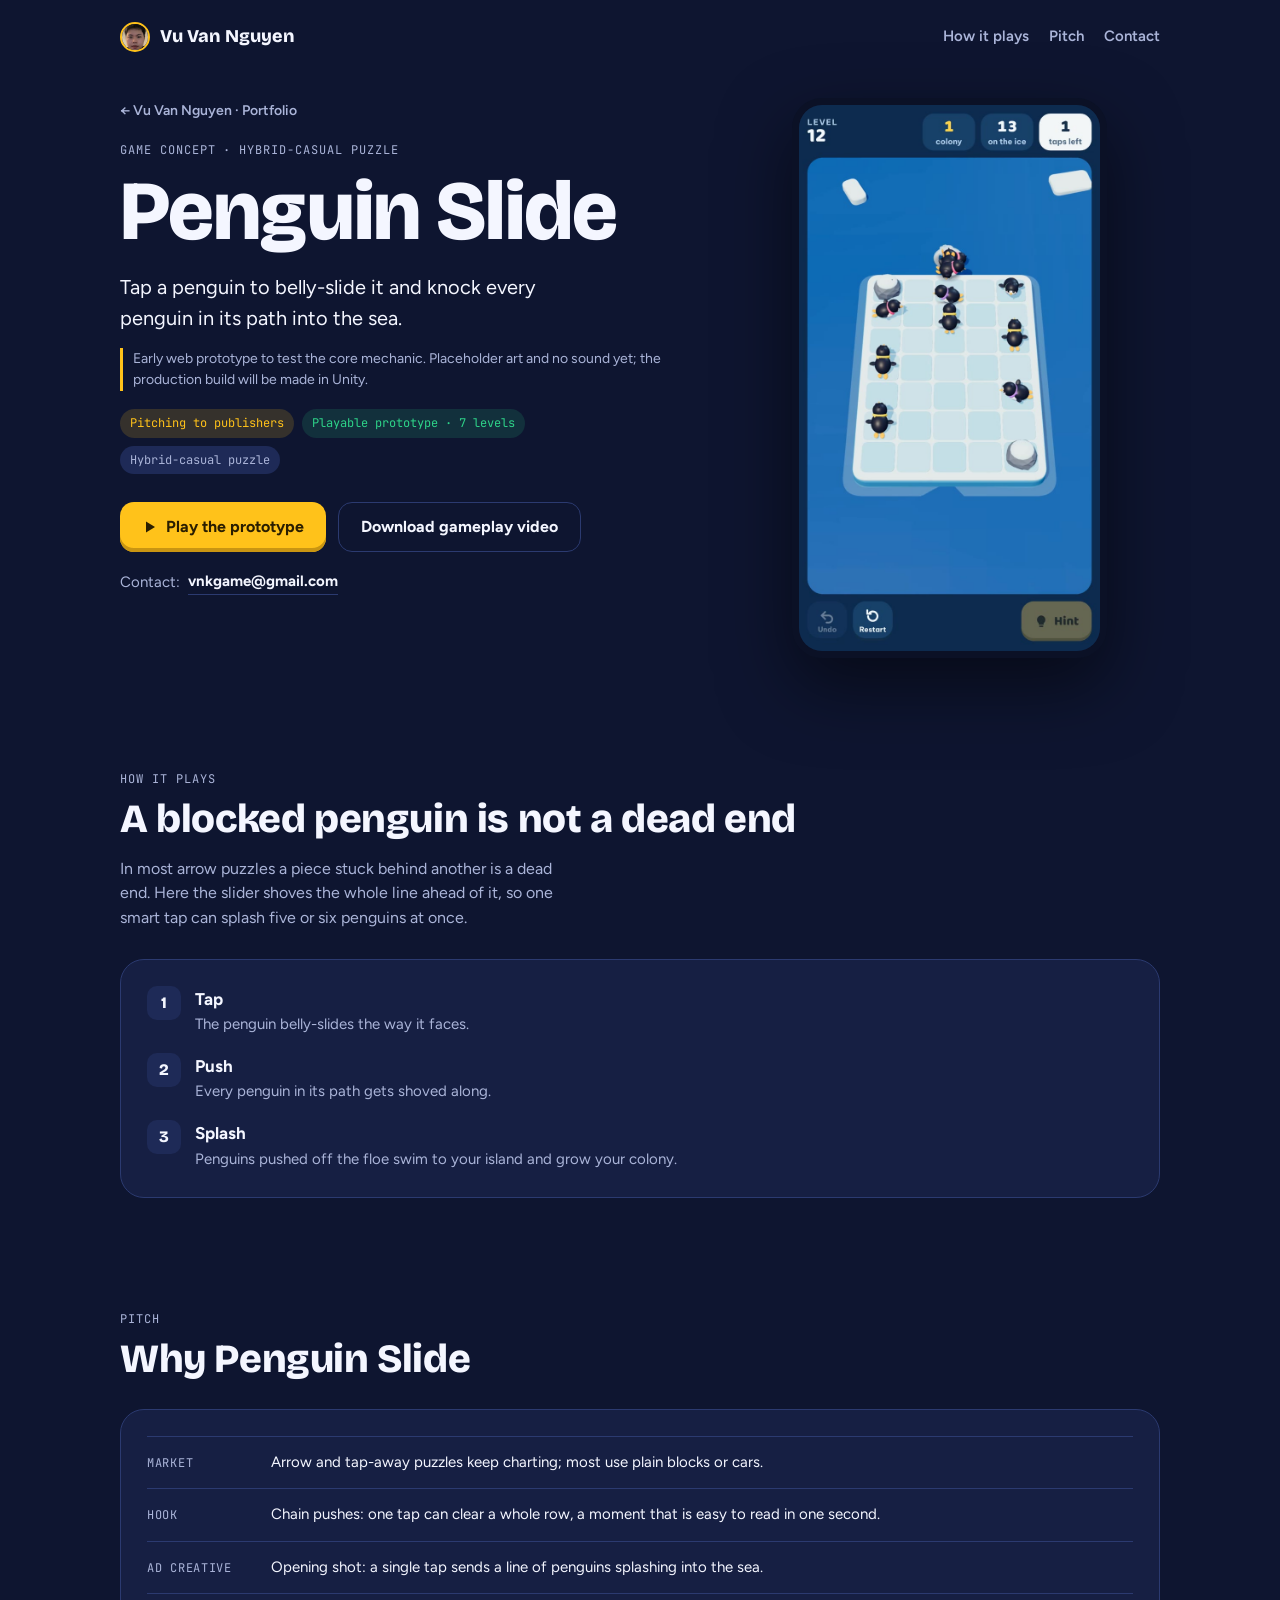
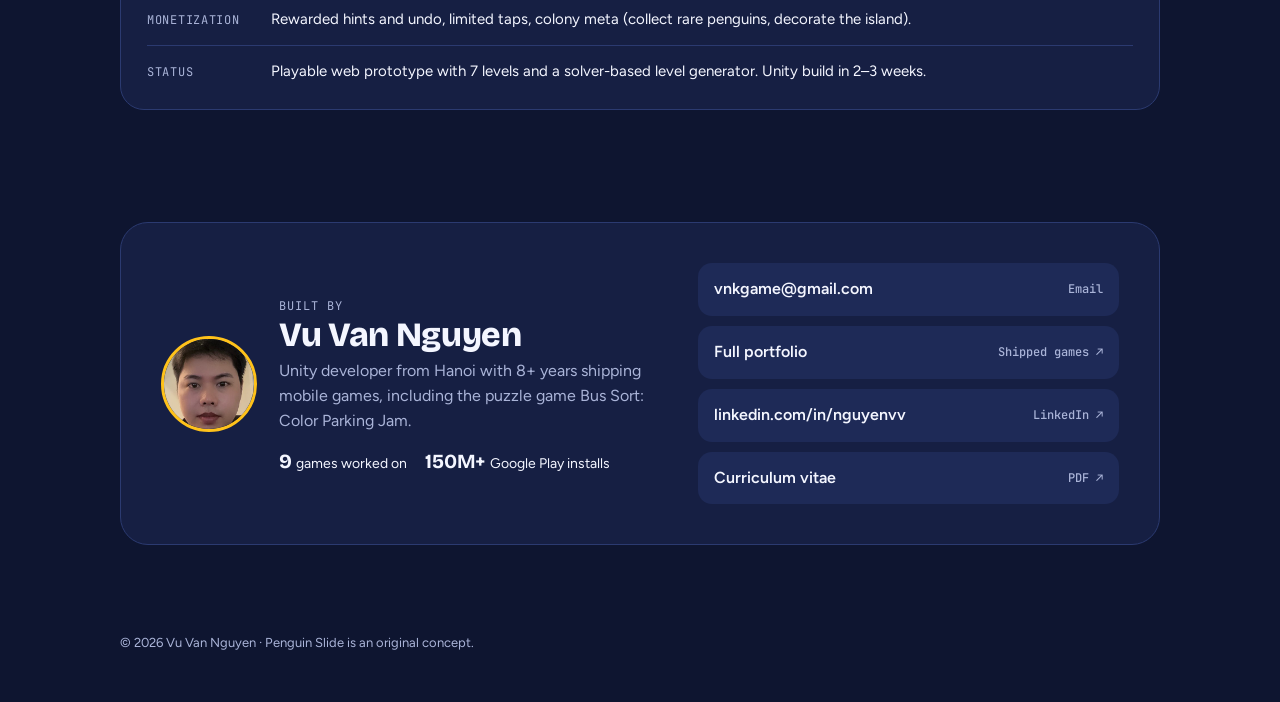
<file: p/penguin-slide-79qkpx/index.html>
<!doctype html>
<html lang="en">
<head>
<meta charset="utf-8">
<meta name="viewport" content="width=device-width, initial-scale=1, viewport-fit=cover">
<title>Penguin Slide · Vu Van Nguyen</title>
<meta name="description" content="Penguin Slide: Tap a penguin to belly-slide it and knock every penguin in its path into the sea.">
<meta name="robots" content="noindex, nofollow">
<meta name="theme-color" content="#0E1530">
<meta property="og:type" content="website">
<meta property="og:title" content="Penguin Slide">
<meta property="og:description" content="Tap a penguin to belly-slide it and knock every penguin in its path into the sea.">
<meta property="og:url" content="https://vunguyenbg.github.io/portfolio/p/penguin-slide-79qkpx/">
<meta property="og:image" content="https://vunguyenbg.github.io/portfolio/p/penguin-slide-79qkpx/media/og.jpg">
<meta name="twitter:card" content="summary_large_image">
<link rel="preconnect" href="https://fonts.googleapis.com">
<link rel="preconnect" href="https://fonts.gstatic.com" crossorigin>
<link rel="stylesheet" href="https://fonts.googleapis.com/css2?family=Bricolage+Grotesque:opsz,wght@12..96,600;12..96,800&family=Figtree:wght@400;500;600;700&family=JetBrains+Mono:wght@500&display=swap">
<link rel="stylesheet" href="../../assets/site.css">
</head>
<body class="has-actionbar">
<header class="top">
  <div class="wrap">
    <a class="mark" href="../../"><img src="../../assets/avatar.jpg" alt="" width="30" height="30">Vu Van Nguyen</a>
    <nav class="nav" aria-label="Sections">
      <a href="#how">How it plays</a>
      <a href="#pitch">Pitch</a>
      <a href="#contact">Contact</a>
    </nav>
  </div>
</header>
<main>
  <div class="cp-hero">
    <div class="wrap">
      <div class="cp-head">
        <a class="back" href="../../">← Vu Van Nguyen · Portfolio</a>
        <p class="eyebrow" style="margin-top: 18px;">Game concept · Hybrid-casual puzzle</p>
        <h1>Penguin Slide</h1>
        <p class="lead">Tap a penguin to belly-slide it and knock every penguin in its path into the sea.</p>
        <p class="note-demo" style="margin-top: 14px; font-size: 14px; color: var(--muted); border-left: 3px solid var(--yellow); padding-left: 10px;">Early web prototype to test the core mechanic. Placeholder art and no sound yet; the production build will be made in Unity.</p>
      </div>
      <div class="cp-meta">
        <div class="chips"><span class="chip pitching">Pitching to publishers</span><span class="chip live">Playable prototype · 7 levels</span><span class="chip">Hybrid-casual puzzle</span></div>
        <div class="cta">
          <a class="btn btn-primary" href="play/"><svg aria-hidden="true" width="16" height="16" viewBox="0 0 16 16"><path d="M4 2.5 L13 8 L4 13.5 Z" fill="currentColor"></path></svg> Play the prototype</a>
          <a class="btn btn-ghost" href="media/gameplay.mp4" download>Download gameplay video</a>
        </div>
        <p class="mail">Contact: <a href="mailto:vnkgame@gmail.com?subject=Penguin%20Slide">vnkgame@gmail.com</a></p>
      </div>
      <div class="phone">
        <video poster="media/poster.jpg" autoplay muted loop playsinline preload="metadata" aria-label="Penguin Slide gameplay">
          <source src="media/gameplay.mp4" type="video/mp4">
        </video>
      </div>
    </div>
  </div>
  <section id="how">
    <div class="wrap">
      <div class="sec-head">
        <div>
          <p class="eyebrow">How it plays</p>
          <h2>A blocked penguin is not a dead end</h2>
        </div>
        <p>In most arrow puzzles a piece stuck behind another is a dead end. Here the slider shoves the whole line ahead of it, so one smart tap can splash five or six penguins at once.</p>
      </div>
      <div class="panel">
        <ol class="steps">
          <li><div><b>Tap</b><span>The penguin belly-slides the way it faces.</span></div></li>
          <li><div><b>Push</b><span>Every penguin in its path gets shoved along.</span></div></li>
          <li><div><b>Splash</b><span>Penguins pushed off the floe swim to your island and grow your colony.</span></div></li>
        </ol>
      </div>
    </div>
  </section>
  <section id="pitch">
    <div class="wrap">
      <div class="sec-head">
        <div>
          <p class="eyebrow">Pitch</p>
          <h2>Why Penguin Slide</h2>
        </div>
      </div>
      <div class="panel">
        <dl class="facts">
          <div><dt>Market</dt><dd>Arrow and tap-away puzzles keep charting; most use plain blocks or cars.</dd></div>
          <div><dt>Hook</dt><dd>Chain pushes: one tap can clear a whole row, a moment that is easy to read in one second.</dd></div>
          <div><dt>Ad creative</dt><dd>Opening shot: a single tap sends a line of penguins splashing into the sea.</dd></div>
          <div><dt>Monetization</dt><dd>Rewarded hints and undo, limited taps, colony meta (collect rare penguins, decorate the island).</dd></div>
          <div><dt>Status</dt><dd>Playable web prototype with 7 levels and a solver-based level generator. Unity build in 2–3 weeks.</dd></div>
        </dl>
      </div>
    </div>
  </section>
  <section id="contact">
    <div class="wrap">
      <div class="contact">
        <div class="bio">
          <img src="../../assets/avatar.jpg" alt="Vu Van Nguyen" width="96" height="96">
          <div>
            <p class="eyebrow">Built by</p>
            <h2 style="font-size: clamp(26px, 3.2vw, 34px);">Vu Van Nguyen</h2>
            <p>Unity developer from Hanoi with 8+ years shipping mobile games, including the puzzle game Bus Sort: Color Parking Jam.</p>
            <div class="stats-inline"><span><b>9</b>games worked on</span><span><b>150M+</b>Google Play installs</span></div>
          </div>
        </div>
        <div class="links">
          <a href="mailto:vnkgame@gmail.com"><span>vnkgame@gmail.com</span><small>Email</small></a>
          <a href="../../"><span>Full portfolio</span><small>Shipped games ↗</small></a>
          <a href="https://www.linkedin.com/in/nguyenvv/" target="_blank" rel="noopener"><span>linkedin.com/in/nguyenvv</span><small>LinkedIn ↗</small></a>
          <a href="https://drive.google.com/file/d/1AQnjB_eqO_epPdv0qfYO_CVVMXGxA_NP/view?usp=drive_link" target="_blank" rel="noopener"><span>Curriculum vitae</span><small>PDF ↗</small></a>
        </div>
      </div>
    </div>
  </section>
</main>
<nav class="actionbar" aria-label="Quick actions">
  <a class="btn btn-primary" href="play/">Play prototype</a>
  <a class="btn btn-ghost" href="mailto:vnkgame@gmail.com?subject=Penguin%20Slide">Email me</a>
</nav>
<footer>
  <div class="wrap">© 2026 Vu Van Nguyen · Penguin Slide is an original concept.</div>
</footer>
</body>
</html>
</file>
<file: assets/site.css>
/* Shared styles for the portfolio home and every game-concept page. One deliberate dark look built from the Chain Slide block colours. */
:root {
  --bg: #0E1530;
  --surface: #161F43;
  --surface-2: #1E2A57;
  --line: #2B3A70;
  --ink: #F4F6FF;
  --muted: #AAB4D8;
  --yellow: #FFC21A;
  --pink: #FF4F86;
  --green: #2ED389;
  --blue: #3D96FF;
  --font-display: "Bricolage Grotesque", "Trebuchet MS", system-ui, sans-serif;
  --font-body: "Figtree", system-ui, -apple-system, "Segoe UI", sans-serif;
  --font-mono: "JetBrains Mono", ui-monospace, "SFMono-Regular", Menlo, monospace;
  color-scheme: dark;
}
* { box-sizing: border-box; }
[hidden] { display: none !important; }
body {
  margin: 0;
  background: var(--bg);
  color: var(--ink);
  font-family: var(--font-body);
  font-size: 16px;
  line-height: 1.55;
}
a { color: inherit; }
.wrap {
  max-width: 1080px;
  margin: 0 auto;
  padding-left: max(20px, env(safe-area-inset-left, 0px));
  padding-right: max(20px, env(safe-area-inset-right, 0px));
}
h1, h2, h3 { font-family: var(--font-display); margin: 0; text-wrap: balance; letter-spacing: -0.01em; }
p { margin: 0; }
.eyebrow {
  font-family: var(--font-mono);
  font-size: 12px;
  letter-spacing: 0.08em;
  text-transform: uppercase;
  color: var(--muted);
}

/* Top bar */
.top { padding-block: 22px; }
.top .wrap { display: flex; align-items: center; justify-content: space-between; gap: 16px; flex-wrap: wrap; }
.mark { display: flex; align-items: center; gap: 10px; font-family: var(--font-display); font-weight: 800; font-size: 18px; text-decoration: none; }
.mark i { display: inline-block; width: 22px; height: 22px; border-radius: 7px; background: var(--pink); box-shadow: inset 0 -3px 0 rgba(0,0,0,0.25); }
.nav { display: flex; gap: 20px; flex-wrap: wrap; font-size: 15px; font-weight: 600; }
.nav a { text-decoration: none; color: var(--muted); }
.nav a:hover { color: var(--ink); }

/* Hero */
.hero { padding-block: 40px 64px; }
.hero .wrap { display: grid; grid-template-columns: minmax(0, 1.1fr) minmax(0, 1fr); gap: 48px; align-items: center; }
.hero h1 { font-size: clamp(36px, 5.4vw, 60px); line-height: 1.03; font-weight: 800; margin-top: 14px; }
.hero h1 em { font-style: normal; color: var(--yellow); }
.hero .lead { margin-top: 18px; font-size: 18px; color: var(--muted); max-width: 52ch; }
.cta { display: flex; gap: 12px; flex-wrap: wrap; margin-top: 28px; }
.btn {
  display: inline-flex; align-items: center; gap: 8px;
  height: 50px; padding: 0 22px; border-radius: 14px;
  font-weight: 700; font-size: 16px; text-decoration: none;
  border: 0; cursor: pointer; font-family: var(--font-body);
}
.btn-primary { background: var(--yellow); color: #2A1E00; box-shadow: inset 0 -4px 0 #C99512; }
.btn-ghost { background: transparent; color: var(--ink); border: 1.5px solid var(--line); }
.btn-ghost:hover { border-color: var(--muted); }
.me { display: flex; align-items: center; gap: 14px; margin-bottom: 8px; }
.me-name { font-family: var(--font-display); font-weight: 800; font-size: 18px; line-height: 1.2; }
.avatar { width: 64px; height: 64px; border-radius: 50%; object-fit: cover; border: 3px solid var(--yellow); flex: none; background: var(--surface-2); }
.avatar.small { width: 44px; height: 44px; border-width: 2px; }
.btn:focus-visible, a:focus-visible, button:focus-visible { outline: 3px solid var(--yellow); outline-offset: 3px; }

/* Chain slide toy */
.toy {
  background: var(--surface);
  border: 1px solid var(--line);
  border-radius: 24px;
  padding: 22px;
  display: flex; flex-direction: column; gap: 16px;
}
.toy-head { display: flex; justify-content: space-between; align-items: baseline; gap: 12px; flex-wrap: wrap; }
.toy-head b { font-family: var(--font-display); font-size: 18px; }
.lane {
  position: relative;
  display: grid; grid-template-columns: repeat(6, minmax(0, 1fr)); gap: 6px;
  padding: 10px; border-radius: 18px; background: #12204A;
  overflow: hidden;
}
.cell { aspect-ratio: 1; border-radius: 10px; background: #1C3166; }
.blk {
  position: absolute; top: 10px;
  border-radius: 12px;
  display: flex; align-items: center; justify-content: center;
  box-shadow: inset 0 -6px 0 rgba(0,0,0,0.22);
  transition: transform 0.38s cubic-bezier(.3,.7,.3,1), opacity 0.3s;
  cursor: pointer; border: 0; padding: 0;
}
.blk svg { width: 55%; height: 55%; }
.blk.y { background: var(--yellow); }
.blk.p { background: var(--pink); }
.blk.b { background: var(--blue); }
.blk.gone { opacity: 0; }
.toy-foot { display: flex; justify-content: space-between; align-items: center; gap: 12px; flex-wrap: wrap; font-size: 14px; color: var(--muted); }
.toy-foot button { background: var(--surface-2); color: var(--ink); border: 0; border-radius: 10px; height: 38px; padding: 0 14px; font-weight: 700; font-family: var(--font-body); cursor: pointer; }
.combo { font-family: var(--font-display); font-weight: 800; color: var(--yellow); font-size: 18px; min-height: 1.4em; }

/* Section */
section { padding-block: 56px; }
.sec-head { display: flex; justify-content: space-between; align-items: end; gap: 16px; flex-wrap: wrap; margin-bottom: 28px; }
.sec-head h2 { font-size: clamp(28px, 3.6vw, 40px); font-weight: 800; line-height: 1.1; margin-top: 8px; }
.sec-head p { color: var(--muted); max-width: 46ch; }

/* Featured */
.feature {
  display: grid; grid-template-columns: minmax(0, 1.2fr) minmax(0, 1fr); gap: 0;
  border-radius: 26px; overflow: hidden; border: 1px solid var(--line); background: var(--surface);
}
.feature-art { position: relative; display: flex; align-items: center; justify-content: center; padding: 28px; background: radial-gradient(120% 80% at 50% 30%, #1D3470 0%, #13234F 70%); }
.feature-art video { display: block; height: 520px; max-height: 70vh; max-width: 100%; aspect-ratio: 9 / 16; border-radius: 26px; border: 6px solid #0B1126; box-shadow: 0 24px 60px rgba(0,0,0,0.45); background: #0B1126; object-fit: cover; }
.feature-body { padding: 30px; display: flex; flex-direction: column; gap: 18px; }
.chips { display: flex; gap: 8px; flex-wrap: wrap; }
.chip { font-family: var(--font-mono); font-size: 12px; padding: 5px 10px; border-radius: 999px; background: var(--surface-2); color: var(--muted); }
.chip.live { background: rgba(46,211,137,0.14); color: var(--green); }
.feature h3 { font-size: 32px; font-weight: 800; }
.feature .one { font-size: 18px; }
.facts { display: grid; gap: 14px; margin: 0; }
.facts div { display: grid; grid-template-columns: 112px minmax(0, 1fr); gap: 12px; padding-top: 14px; border-top: 1px solid var(--line); }
.facts dt { font-family: var(--font-mono); font-size: 12px; text-transform: uppercase; letter-spacing: 0.06em; color: var(--muted); padding-top: 3px; }
.facts dd { margin: 0; font-size: 15px; }

/* Numbers */
.numbers { display: grid; grid-template-columns: repeat(4, minmax(0, 1fr)); gap: 12px; }
.num { padding: 18px 20px; border-radius: 18px; background: var(--surface); border: 1px solid var(--line); }
.num b { display: block; font-family: var(--font-display); font-size: clamp(24px, 2.6vw, 34px); white-space: nowrap; font-weight: 800; line-height: 1.1; font-variant-numeric: tabular-nums; }
.num span { color: var(--muted); font-size: 14px; }

/* Games */
.note { font-size: 14px; color: var(--muted); border-left: 0; margin-bottom: 20px; }
.games { display: grid; grid-template-columns: repeat(3, minmax(0, 1fr)); gap: 16px; }
.game { border-radius: 20px; background: var(--surface); border: 1px solid var(--line); overflow: hidden; display: flex; flex-direction: column; }
.thumb { aspect-ratio: 16 / 9; position: relative; overflow: hidden; }
.thumb svg { position: absolute; inset: 0; width: 100%; height: 100%; }
.thumb .shot { position: absolute; inset: 0; width: 100%; height: 100%; object-fit: cover; display: block; }
.thumb .shot.contain { object-fit: contain; background: #F4F6FF; }
.thumb .icon { position: absolute; left: 12px; bottom: 12px; width: 52px; height: 52px; border-radius: 13px; border: 2px solid rgba(255,255,255,0.9); box-shadow: 0 6px 16px rgba(0,0,0,0.45); background: #13234F; object-fit: cover; }
.thumb .icon.solo { left: 50%; top: 50%; bottom: auto; width: 96px; height: 96px; border-radius: 22px; transform: translate(-50%, -50%); }
.game-body { padding: 16px 18px 18px; display: flex; flex-direction: column; gap: 8px; flex: 1; }
.game h3 { font-size: 19px; font-weight: 800; line-height: 1.2; }
.tags { display: flex; gap: 6px; flex-wrap: wrap; }
.tag { font-family: var(--font-mono); font-size: 11px; padding: 3px 8px; border-radius: 6px; background: var(--surface-2); color: var(--muted); }
.tag.dl { background: rgba(255,194,26,0.16); color: var(--yellow); }
.role { font-size: 14px; color: var(--muted); }
.store { margin-top: auto; padding-top: 6px; font-size: 14px; font-weight: 700; color: var(--blue); text-decoration: none; display: inline-flex; gap: 6px; align-items: center; }
.store:hover { text-decoration: underline; }
.store.none { color: var(--muted); font-weight: 500; }

/* Skills */
.skills { display: grid; grid-template-columns: repeat(3, minmax(0, 1fr)); gap: 16px; }
.skill { padding: 22px; border-radius: 20px; background: var(--surface); border: 1px solid var(--line); }
.skill h3 { font-size: 20px; font-weight: 800; display: flex; align-items: center; gap: 10px; }
.skill h3 i { width: 14px; height: 14px; border-radius: 4px; display: inline-block; }
.skill ul { margin: 12px 0 0; padding: 0; list-style: none; display: grid; gap: 6px; color: var(--muted); }

/* Contact */
.contact { border-radius: 28px; padding: 40px; background: var(--surface); border: 1px solid var(--line); display: grid; grid-template-columns: minmax(0, 1.2fr) minmax(0, 1fr); gap: 32px; align-items: center; }
.contact h2 { font-size: clamp(28px, 3.6vw, 40px); font-weight: 800; line-height: 1.1; }
.contact p { color: var(--muted); margin-top: 12px; }
.links { display: grid; gap: 10px; }
.links a, .links div { display: flex; justify-content: space-between; align-items: center; gap: 12px; padding: 14px 16px; border-radius: 14px; background: var(--surface-2); text-decoration: none; font-weight: 600; }
.links a:hover { background: #26346A; }
.links small { font-family: var(--font-mono); font-size: 12px; color: var(--muted); font-weight: 500; }
footer { padding-block: 32px 48px; color: var(--muted); font-size: 13px; }

@media (max-width: 860px) {
  .hero .wrap, .feature, .contact { grid-template-columns: minmax(0, 1fr); }
  .feature-art video { height: 440px; }
  .games, .skills { grid-template-columns: repeat(2, minmax(0, 1fr)); }
  .numbers { grid-template-columns: repeat(2, minmax(0, 1fr)); }
}
@media (max-width: 560px) {
  .games, .skills { grid-template-columns: minmax(0, 1fr); }
  .contact { padding: 26px; }
  .feature-body { padding: 22px; }
  .facts div { grid-template-columns: minmax(0, 1fr); gap: 4px; }
  .hero { padding-block: 16px 40px; }
}
@media (prefers-reduced-motion: reduce) {
  .blk { transition: none; }
}

/* Header mark with avatar */
.mark img { width: 30px; height: 30px; border-radius: 50%; object-fit: cover; border: 2px solid var(--yellow); }

/* Hero stats card (home) */
.stats-card { background: var(--surface); border: 1px solid var(--line); border-radius: 24px; padding: 22px; display: grid; grid-template-columns: repeat(2, minmax(0, 1fr)); gap: 12px; }
.stats-card .num { background: var(--surface-2); border: 0; }

/* Concept cards (home) */
.concepts { display: grid; grid-template-columns: repeat(auto-fill, minmax(min(100%, 460px), 1fr)); gap: 16px; }
.concept { display: grid; grid-template-columns: 150px minmax(0, 1fr); gap: 20px; padding: 18px; border-radius: 22px; background: var(--surface); border: 1px solid var(--line); text-decoration: none; transition: border-color 0.2s, transform 0.2s; }
.concept:hover { border-color: var(--muted); transform: translateY(-2px); }
.concept-art { aspect-ratio: 9 / 16; border-radius: 16px; overflow: hidden; border: 4px solid #0B1126; background: #13234F; }
.concept-art img { width: 100%; height: 100%; object-fit: cover; display: block; }
.concept-body { display: flex; flex-direction: column; gap: 10px; min-width: 0; padding-top: 4px; }
.concept h3 { font-size: 26px; font-weight: 800; line-height: 1.1; }
.concept p { color: var(--muted); font-size: 15px; }
.concept .go { margin-top: auto; font-weight: 700; color: var(--yellow); }
.chip.pitching { background: rgba(255,194,26,0.16); color: var(--yellow); }
.chip.dev { background: rgba(61,150,255,0.16); color: var(--blue); }
.chip.paused { background: var(--surface-2); color: var(--muted); }

/* Concept page */
.back { display: inline-flex; align-items: center; gap: 8px; font-size: 14px; font-weight: 600; color: var(--muted); text-decoration: none; }
.back:hover { color: var(--ink); }
.cp-hero { padding-block: 24px 56px; }
.cp-hero .wrap { display: grid; grid-template-columns: minmax(0, 1.15fr) minmax(0, 0.85fr); gap: 48px; align-items: center; }
.cp-hero h1 { font-size: clamp(44px, 7vw, 84px); line-height: 0.98; font-weight: 800; margin-top: 12px; }
.cp-hero .lead { margin-top: 18px; font-size: 20px; max-width: 34ch; }
.cp-hero .chips { margin-top: 18px; }
.phone { display: flex; justify-content: center; }
.phone video, .phone img { display: block; height: 560px; max-height: 72vh; max-width: 100%; aspect-ratio: 9 / 16; border-radius: 30px; border: 7px solid #0B1126; box-shadow: 0 28px 70px rgba(0,0,0,0.5); background: #0B1126; object-fit: cover; }
.split { display: grid; grid-template-columns: minmax(0, 1fr) minmax(0, 1fr); gap: 24px; align-items: start; }
.panel { background: var(--surface); border: 1px solid var(--line); border-radius: 24px; padding: 26px; }
.steps { margin: 0; padding: 0; list-style: none; display: grid; gap: 16px; counter-reset: step; }
.steps li { display: grid; grid-template-columns: 34px minmax(0, 1fr); gap: 14px; align-items: start; }
.steps li::before { counter-increment: step; content: counter(step); display: grid; place-items: center; width: 34px; height: 34px; border-radius: 10px; background: var(--surface-2); font-family: var(--font-display); font-weight: 800; }
.steps b { display: block; font-size: 17px; }
.steps span { color: var(--muted); font-size: 15px; }
.bio { display: grid; grid-template-columns: 96px minmax(0, 1fr); gap: 22px; align-items: center; }
.bio img { width: 96px; height: 96px; border-radius: 50%; object-fit: cover; border: 3px solid var(--yellow); }
.bio p { color: var(--muted); margin-top: 6px; }
.bio .stats-inline { display: flex; gap: 18px; flex-wrap: wrap; margin-top: 12px; font-size: 14px; }
.bio .stats-inline b { font-family: var(--font-display); font-size: 20px; color: var(--ink); margin-right: 4px; }

@media (max-width: 860px) {
  .cp-hero .wrap, .split { grid-template-columns: minmax(0, 1fr); }
  .phone video, .phone img { height: 480px; }
}
@media (max-width: 560px) {
  .concept { grid-template-columns: 110px minmax(0, 1fr); gap: 14px; }
  .concept h3 { font-size: 22px; }
  .stats-card { padding: 14px; gap: 10px; }
  .bio { grid-template-columns: 72px minmax(0, 1fr); gap: 16px; }
  .bio img { width: 72px; height: 72px; }
  .panel { padding: 20px; }
}
.stats-card .num b { white-space: normal; font-size: clamp(22px, 2.2vw, 30px); }

/* ---- Product-first hero (home featured concept + concept pages) ---- */
.cp-hero .wrap { grid-template-areas: "head phone" "meta phone"; grid-template-rows: auto 1fr; row-gap: 0; }
.cp-head { grid-area: head; align-self: end; }
.cp-meta { grid-area: meta; align-self: start; }
.cp-hero .phone { grid-area: phone; }
.mail { display: inline-flex; align-items: center; gap: 8px; margin-top: 18px; font-size: 15px; color: var(--muted); }
.mail a { color: var(--ink); font-weight: 700; text-decoration: none; border-bottom: 1px solid var(--line); }
.mail a:hover { border-color: var(--yellow); }
.byline { display: inline-flex; align-items: center; gap: 10px; margin-top: 18px; font-size: 14px; color: var(--muted); text-decoration: none; }
.byline img { width: 28px; height: 28px; border-radius: 50%; object-fit: cover; border: 2px solid var(--yellow); }
.byline b { color: var(--ink); }
.numbers-strip { padding-block: 0 24px; }

/* Sticky action bar on phones: Play + Email always one tap away */
.actionbar { display: none; }
@media (max-width: 860px) {
  .cp-hero { padding-block: 8px 40px; }
  .cp-hero .wrap { grid-template-areas: "head" "phone" "meta"; grid-template-rows: auto; row-gap: 18px; }
  .cp-hero h1 { font-size: clamp(40px, 12vw, 56px); }
  .cp-hero .lead { font-size: 17px; margin-top: 10px; }
  .phone video, .phone img { height: min(56vh, 460px); border-radius: 24px; border-width: 5px; }
  .actionbar {
    display: flex; gap: 10px; position: fixed; left: 0; right: 0; bottom: 0; z-index: 50;
    padding: 10px max(16px, env(safe-area-inset-right, 0px)) calc(10px + env(safe-area-inset-bottom, 0px)) max(16px, env(safe-area-inset-left, 0px));
    background: rgba(14, 21, 48, 0.94); border-top: 1px solid var(--line);
    backdrop-filter: blur(8px); -webkit-backdrop-filter: blur(8px);
  }
  .actionbar .btn { flex: 1; justify-content: center; height: 48px; }
  body.has-actionbar footer { padding-bottom: 96px; }
}
@media (max-width: 560px) {
  .top { padding-block: 14px; }
  .top .nav { display: none; }
}
</file>
